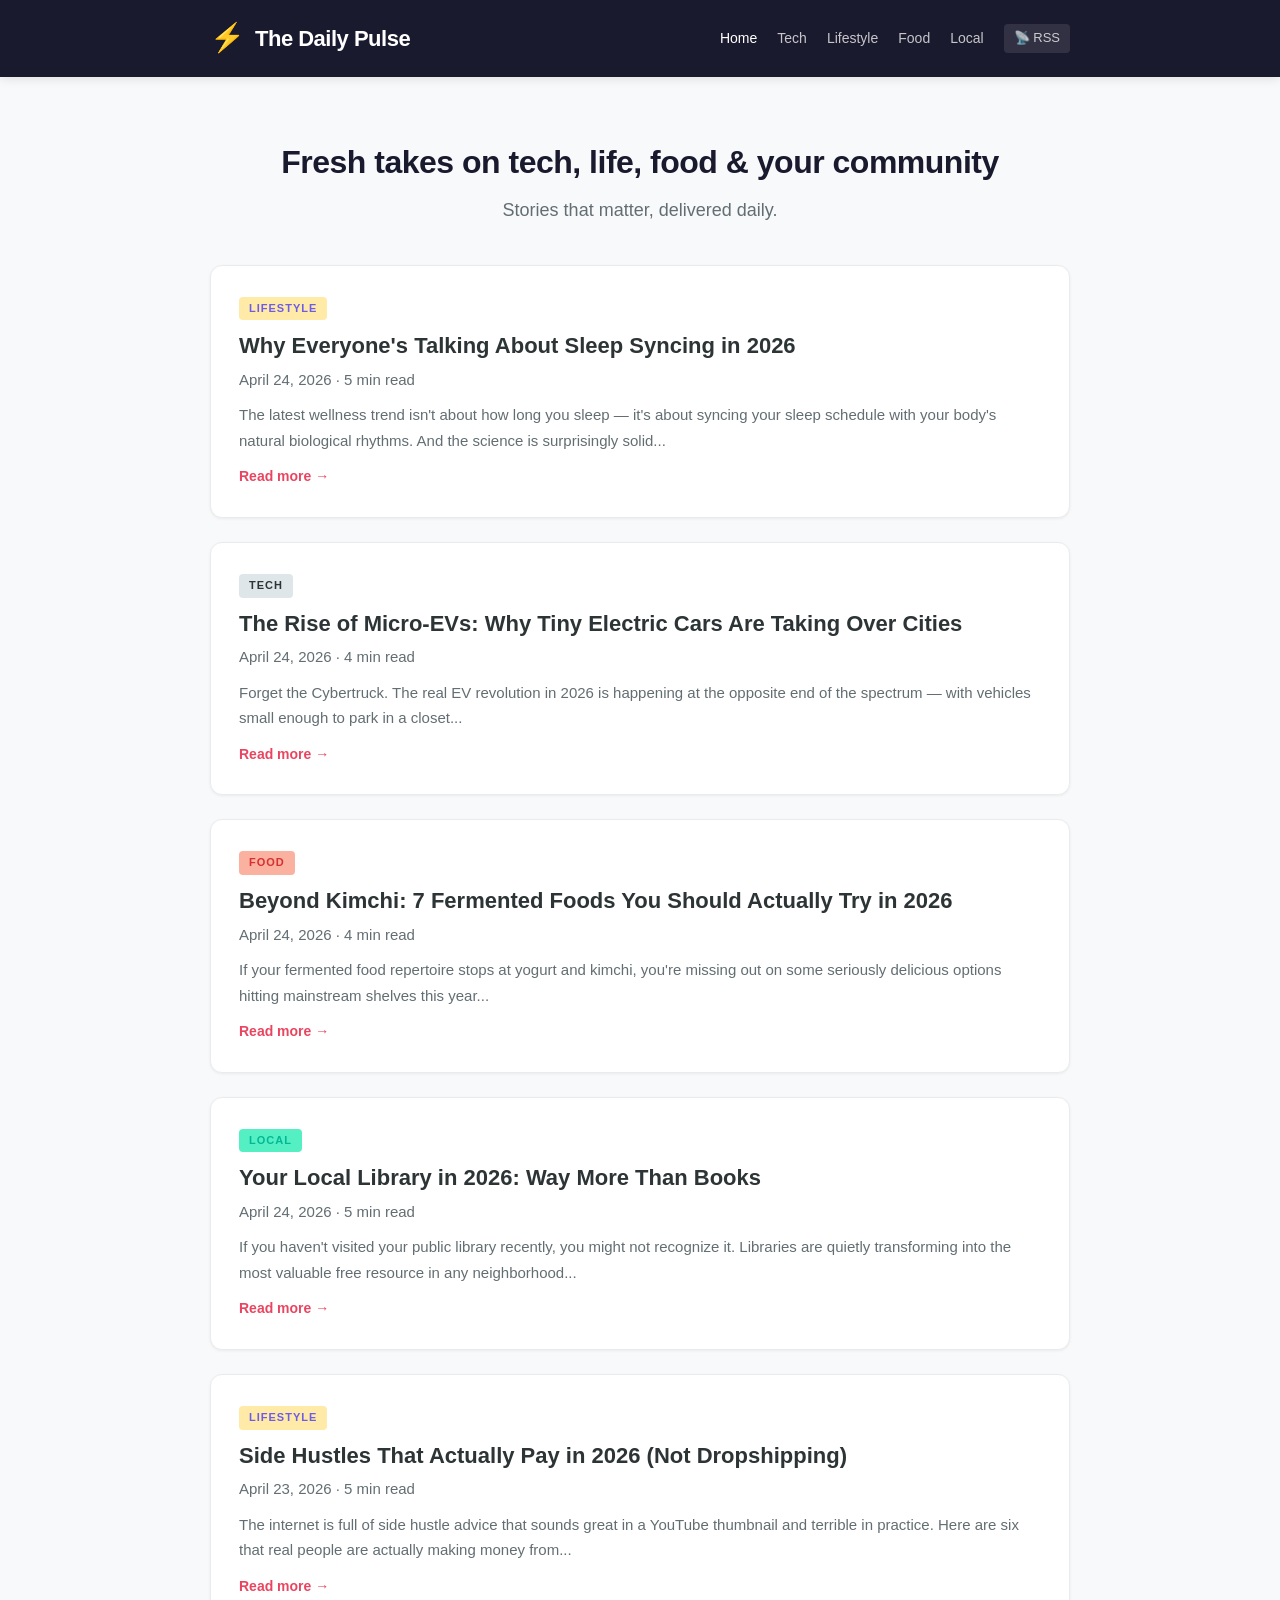
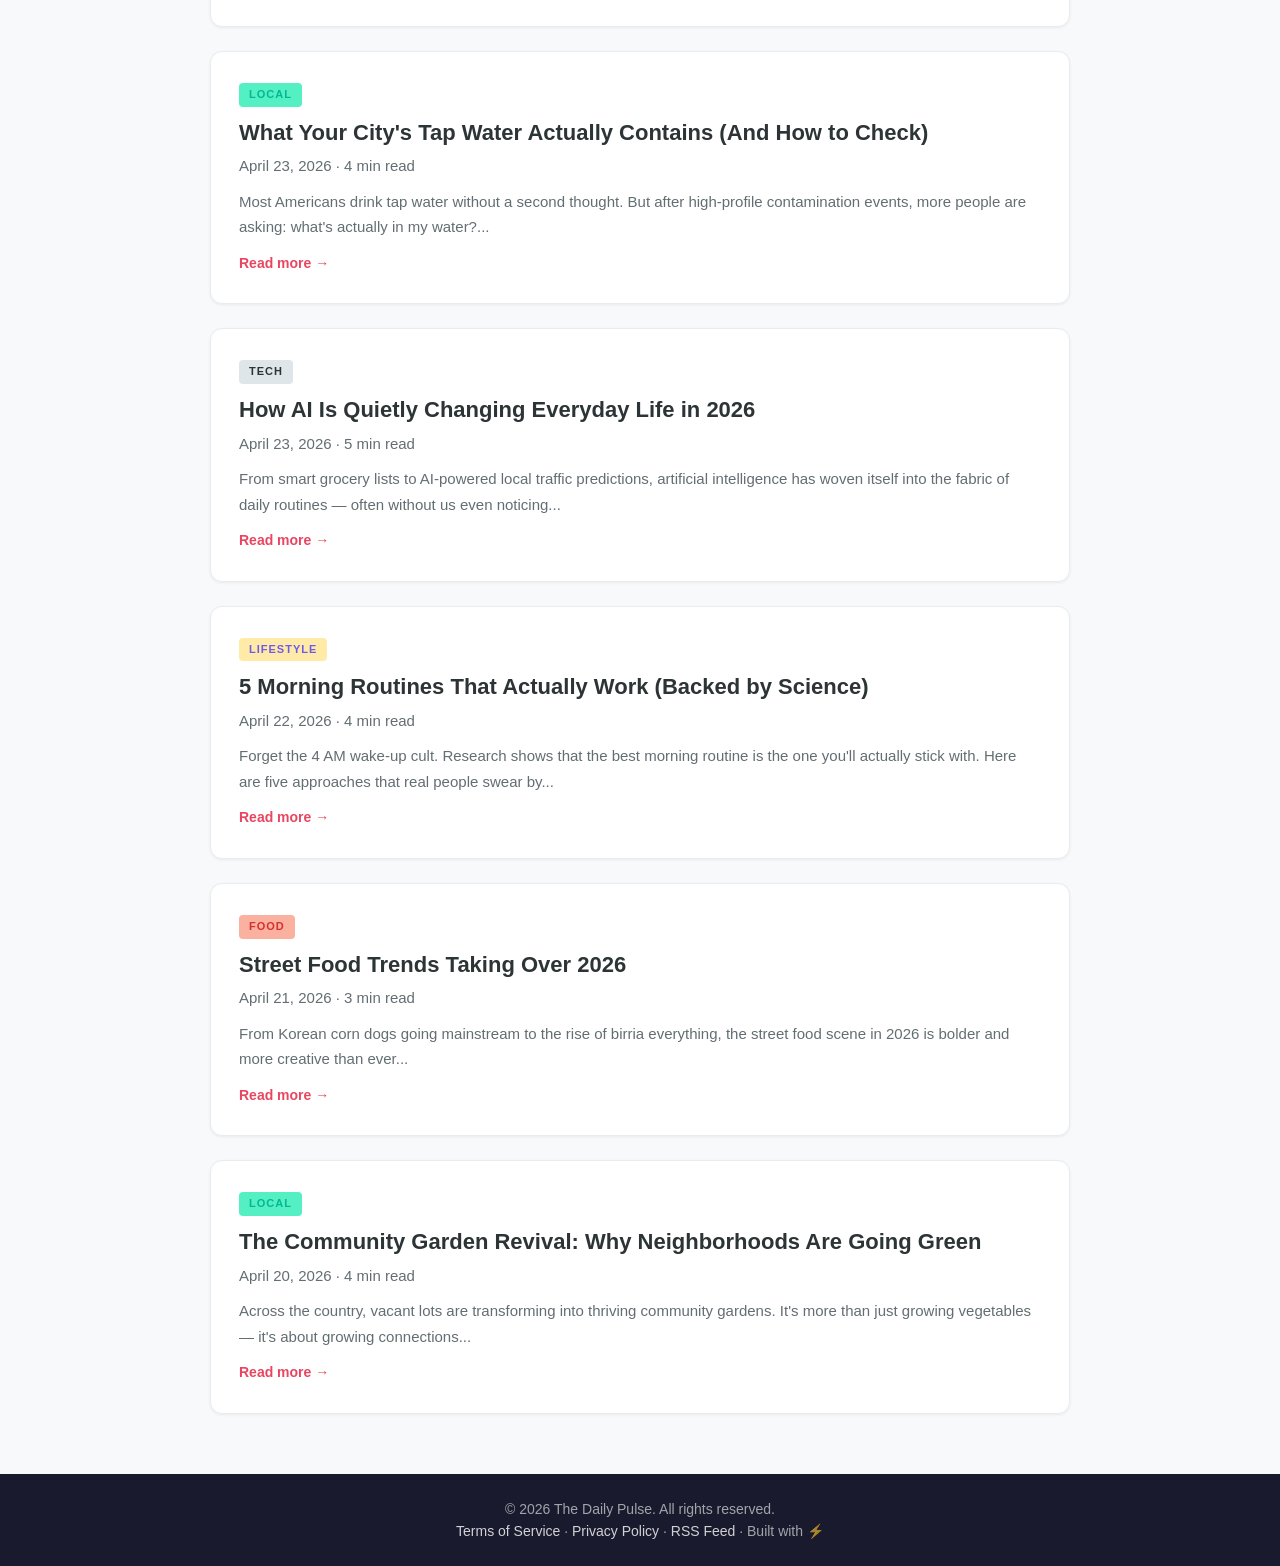
<file: index.html>
<!DOCTYPE html>
<html lang="en">
<head>
  <meta charset="UTF-8">
  <meta name="viewport" content="width=device-width, initial-scale=1.0">
  <meta name="google-site-verification" content="Sdu86UFqLFzgeZ39MzwWbea5B_10nSvhvy4UjXrIc6s" />
  <title>The Daily Pulse — News, Tech, Lifestyle & More</title>
  <meta name="description" content="The Daily Pulse covers the latest in tech, lifestyle, food, local news, and culture. Fresh perspectives on the stories that matter.">
  <link rel="alternate" type="application/rss+xml" title="The Daily Pulse RSS Feed" href="/feed.xml">
  <link rel="stylesheet" href="style.css">
  <link rel="icon" href="data:image/svg+xml,<svg xmlns='http://www.w3.org/2000/svg' viewBox='0 0 100 100'><text y='.9em' font-size='90'>⚡</text></svg>">
  <script async type="application/javascript"
        src="https://news.google.com/swg/js/v1/swg-basic.js"></script>
  <script>
    (self.SWG_BASIC = self.SWG_BASIC || []).push( basicSubscriptions => {
      basicSubscriptions.init({
        type: "NewsArticle",
        isPartOfType: ["Product"],
        isPartOfProductId: "CAow6IHgCw:openaccess",
        clientOptions: { theme: "light", lang: "en" },
      });
    });
  </script>
</head>
<body>
  <header>
    <div class="container">
      <div class="logo">
        <span class="logo-icon">⚡</span>
        <h1>The Daily Pulse</h1>
      </div>
      <nav>
        <a href="/" class="active">Home</a>
        <a href="#tech">Tech</a>
        <a href="#lifestyle">Lifestyle</a>
        <a href="#food">Food</a>
        <a href="#local">Local</a>
        <a href="/feed.xml" class="rss-link" title="RSS Feed">📡 RSS</a>
      </nav>
    </div>
  </header>

  <main class="container">
    <section class="hero">
      <h2>Fresh takes on tech, life, food & your community</h2>
      <p>Stories that matter, delivered daily.</p>
    </section>

    <section class="posts" id="posts">
      <article class="post-card">
        <span class="category lifestyle">Lifestyle</span>
        <h3><a href="posts/sleep-syncing-trend.html">Why Everyone's Talking About Sleep Syncing in 2026</a></h3>
        <p class="meta">April 24, 2026 · 5 min read</p>
        <p>The latest wellness trend isn't about how long you sleep — it's about syncing your sleep schedule with your body's natural biological rhythms. And the science is surprisingly solid...</p>
        <a href="posts/sleep-syncing-trend.html" class="read-more">Read more →</a>
      </article>

      <article class="post-card">
        <span class="category tech">Tech</span>
        <h3><a href="posts/micro-evs-taking-over.html">The Rise of Micro-EVs: Why Tiny Electric Cars Are Taking Over Cities</a></h3>
        <p class="meta">April 24, 2026 · 4 min read</p>
        <p>Forget the Cybertruck. The real EV revolution in 2026 is happening at the opposite end of the spectrum — with vehicles small enough to park in a closet...</p>
        <a href="posts/micro-evs-taking-over.html" class="read-more">Read more →</a>
      </article>

      <article class="post-card">
        <span class="category food">Food</span>
        <h3><a href="posts/fermented-foods-2026.html">Beyond Kimchi: 7 Fermented Foods You Should Actually Try in 2026</a></h3>
        <p class="meta">April 24, 2026 · 4 min read</p>
        <p>If your fermented food repertoire stops at yogurt and kimchi, you're missing out on some seriously delicious options hitting mainstream shelves this year...</p>
        <a href="posts/fermented-foods-2026.html" class="read-more">Read more →</a>
      </article>

      <article class="post-card">
        <span class="category local">Local</span>
        <h3><a href="posts/libraries-reinventing-2026.html">Your Local Library in 2026: Way More Than Books</a></h3>
        <p class="meta">April 24, 2026 · 5 min read</p>
        <p>If you haven't visited your public library recently, you might not recognize it. Libraries are quietly transforming into the most valuable free resource in any neighborhood...</p>
        <a href="posts/libraries-reinventing-2026.html" class="read-more">Read more →</a>
      </article>

      <article class="post-card">
        <span class="category lifestyle">Lifestyle</span>
        <h3><a href="posts/side-hustles-2026.html">Side Hustles That Actually Pay in 2026 (Not Dropshipping)</a></h3>
        <p class="meta">April 23, 2026 · 5 min read</p>
        <p>The internet is full of side hustle advice that sounds great in a YouTube thumbnail and terrible in practice. Here are six that real people are actually making money from...</p>
        <a href="posts/side-hustles-2026.html" class="read-more">Read more →</a>
      </article>

      <article class="post-card">
        <span class="category local">Local</span>
        <h3><a href="posts/tap-water-quality-check.html">What Your City's Tap Water Actually Contains (And How to Check)</a></h3>
        <p class="meta">April 23, 2026 · 4 min read</p>
        <p>Most Americans drink tap water without a second thought. But after high-profile contamination events, more people are asking: what's actually in my water?...</p>
        <a href="posts/tap-water-quality-check.html" class="read-more">Read more →</a>
      </article>

      <article class="post-card" id="tech">
        <span class="category tech">Tech</span>
        <h3><a href="posts/ai-changing-everyday-life.html">How AI Is Quietly Changing Everyday Life in 2026</a></h3>
        <p class="meta">April 23, 2026 · 5 min read</p>
        <p>From smart grocery lists to AI-powered local traffic predictions, artificial intelligence has woven itself into the fabric of daily routines — often without us even noticing...</p>
        <a href="posts/ai-changing-everyday-life.html" class="read-more">Read more →</a>
      </article>

      <article class="post-card" id="lifestyle">
        <span class="category lifestyle">Lifestyle</span>
        <h3><a href="posts/morning-routines-that-work.html">5 Morning Routines That Actually Work (Backed by Science)</a></h3>
        <p class="meta">April 22, 2026 · 4 min read</p>
        <p>Forget the 4 AM wake-up cult. Research shows that the best morning routine is the one you'll actually stick with. Here are five approaches that real people swear by...</p>
        <a href="posts/morning-routines-that-work.html" class="read-more">Read more →</a>
      </article>

      <article class="post-card" id="food">
        <span class="category food">Food</span>
        <h3><a href="posts/street-food-trends-2026.html">Street Food Trends Taking Over 2026</a></h3>
        <p class="meta">April 21, 2026 · 3 min read</p>
        <p>From Korean corn dogs going mainstream to the rise of birria everything, the street food scene in 2026 is bolder and more creative than ever...</p>
        <a href="posts/street-food-trends-2026.html" class="read-more">Read more →</a>
      </article>

      <article class="post-card" id="local">
        <span class="category local">Local</span>
        <h3><a href="posts/community-gardens-revival.html">The Community Garden Revival: Why Neighborhoods Are Going Green</a></h3>
        <p class="meta">April 20, 2026 · 4 min read</p>
        <p>Across the country, vacant lots are transforming into thriving community gardens. It's more than just growing vegetables — it's about growing connections...</p>
        <a href="posts/community-gardens-revival.html" class="read-more">Read more →</a>
      </article>
    </section>
  </main>

  <footer>
    <div class="container">
      <p>&copy; 2026 The Daily Pulse. All rights reserved.</p>
      <p><a href="terms.html">Terms of Service</a> · <a href="privacy.html">Privacy Policy</a> · <a href="/feed.xml">RSS Feed</a> · Built with ⚡</p>
    </div>
  </footer>
</body>
</html>
</file>
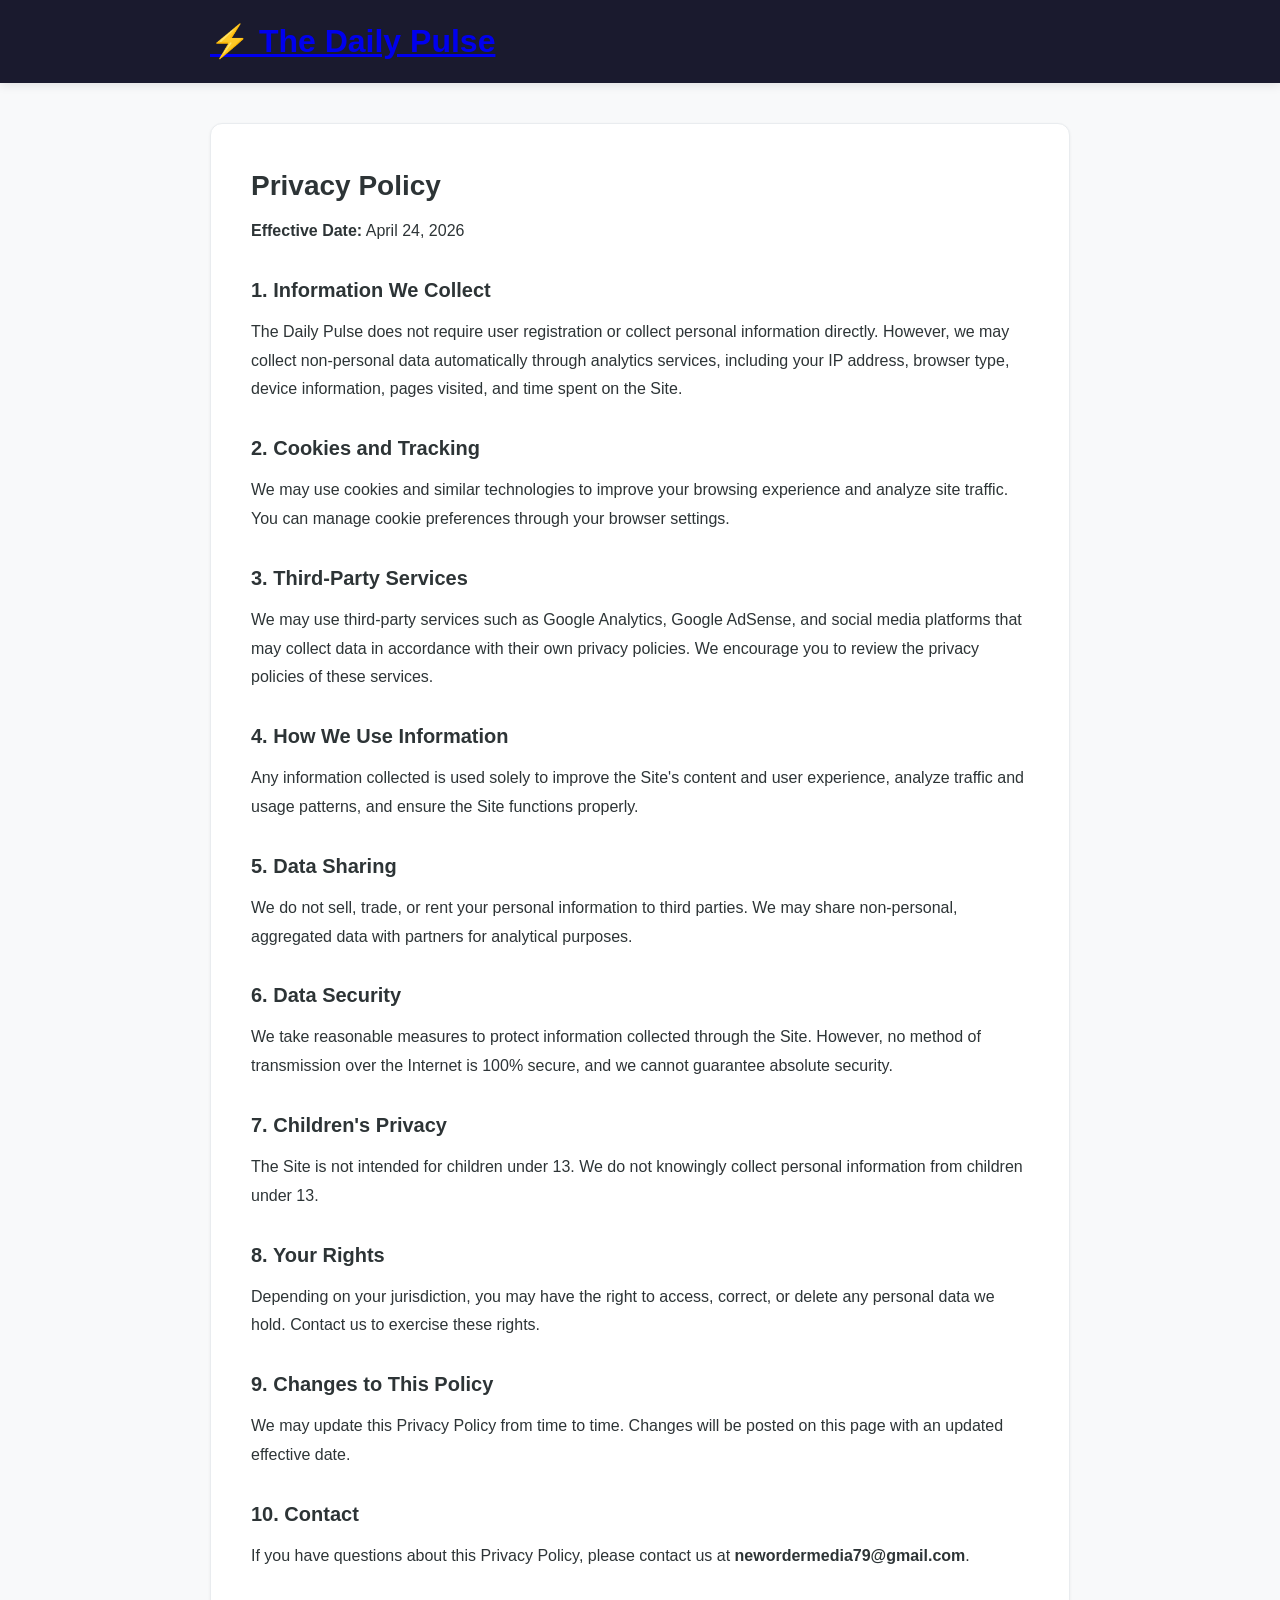
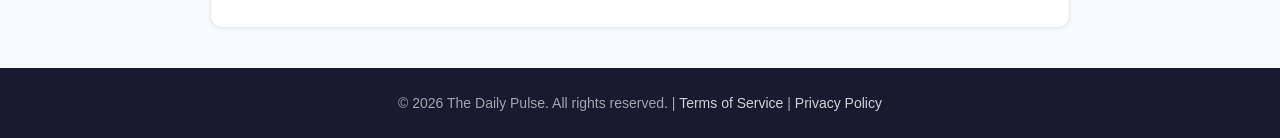
<file: privacy.html>
<!DOCTYPE html>
<html lang="en">
<head>
  <meta charset="UTF-8">
  <meta name="viewport" content="width=device-width, initial-scale=1.0">
  <title>Privacy Policy — The Daily Pulse</title>
  <link rel="stylesheet" href="style.css">
</head>
<body>
  <header>
    <div class="container">
      <h1><a href="index.html">⚡ The Daily Pulse</a></h1>
    </div>
  </header>
  <main class="container">
    <article class="post-content">
      <h2>Privacy Policy</h2>
      <p><strong>Effective Date:</strong> April 24, 2026</p>

      <h3>1. Information We Collect</h3>
      <p>The Daily Pulse does not require user registration or collect personal information directly. However, we may collect non-personal data automatically through analytics services, including your IP address, browser type, device information, pages visited, and time spent on the Site.</p>

      <h3>2. Cookies and Tracking</h3>
      <p>We may use cookies and similar technologies to improve your browsing experience and analyze site traffic. You can manage cookie preferences through your browser settings.</p>

      <h3>3. Third-Party Services</h3>
      <p>We may use third-party services such as Google Analytics, Google AdSense, and social media platforms that may collect data in accordance with their own privacy policies. We encourage you to review the privacy policies of these services.</p>

      <h3>4. How We Use Information</h3>
      <p>Any information collected is used solely to improve the Site's content and user experience, analyze traffic and usage patterns, and ensure the Site functions properly.</p>

      <h3>5. Data Sharing</h3>
      <p>We do not sell, trade, or rent your personal information to third parties. We may share non-personal, aggregated data with partners for analytical purposes.</p>

      <h3>6. Data Security</h3>
      <p>We take reasonable measures to protect information collected through the Site. However, no method of transmission over the Internet is 100% secure, and we cannot guarantee absolute security.</p>

      <h3>7. Children's Privacy</h3>
      <p>The Site is not intended for children under 13. We do not knowingly collect personal information from children under 13.</p>

      <h3>8. Your Rights</h3>
      <p>Depending on your jurisdiction, you may have the right to access, correct, or delete any personal data we hold. Contact us to exercise these rights.</p>

      <h3>9. Changes to This Policy</h3>
      <p>We may update this Privacy Policy from time to time. Changes will be posted on this page with an updated effective date.</p>

      <h3>10. Contact</h3>
      <p>If you have questions about this Privacy Policy, please contact us at <strong>newordermedia79@gmail.com</strong>.</p>
    </article>
  </main>
  <footer>
    <div class="container">
      <p>&copy; 2026 The Daily Pulse. All rights reserved. | <a href="terms.html">Terms of Service</a> | <a href="privacy.html">Privacy Policy</a></p>
    </div>
  </footer>
</body>
</html>
</file>
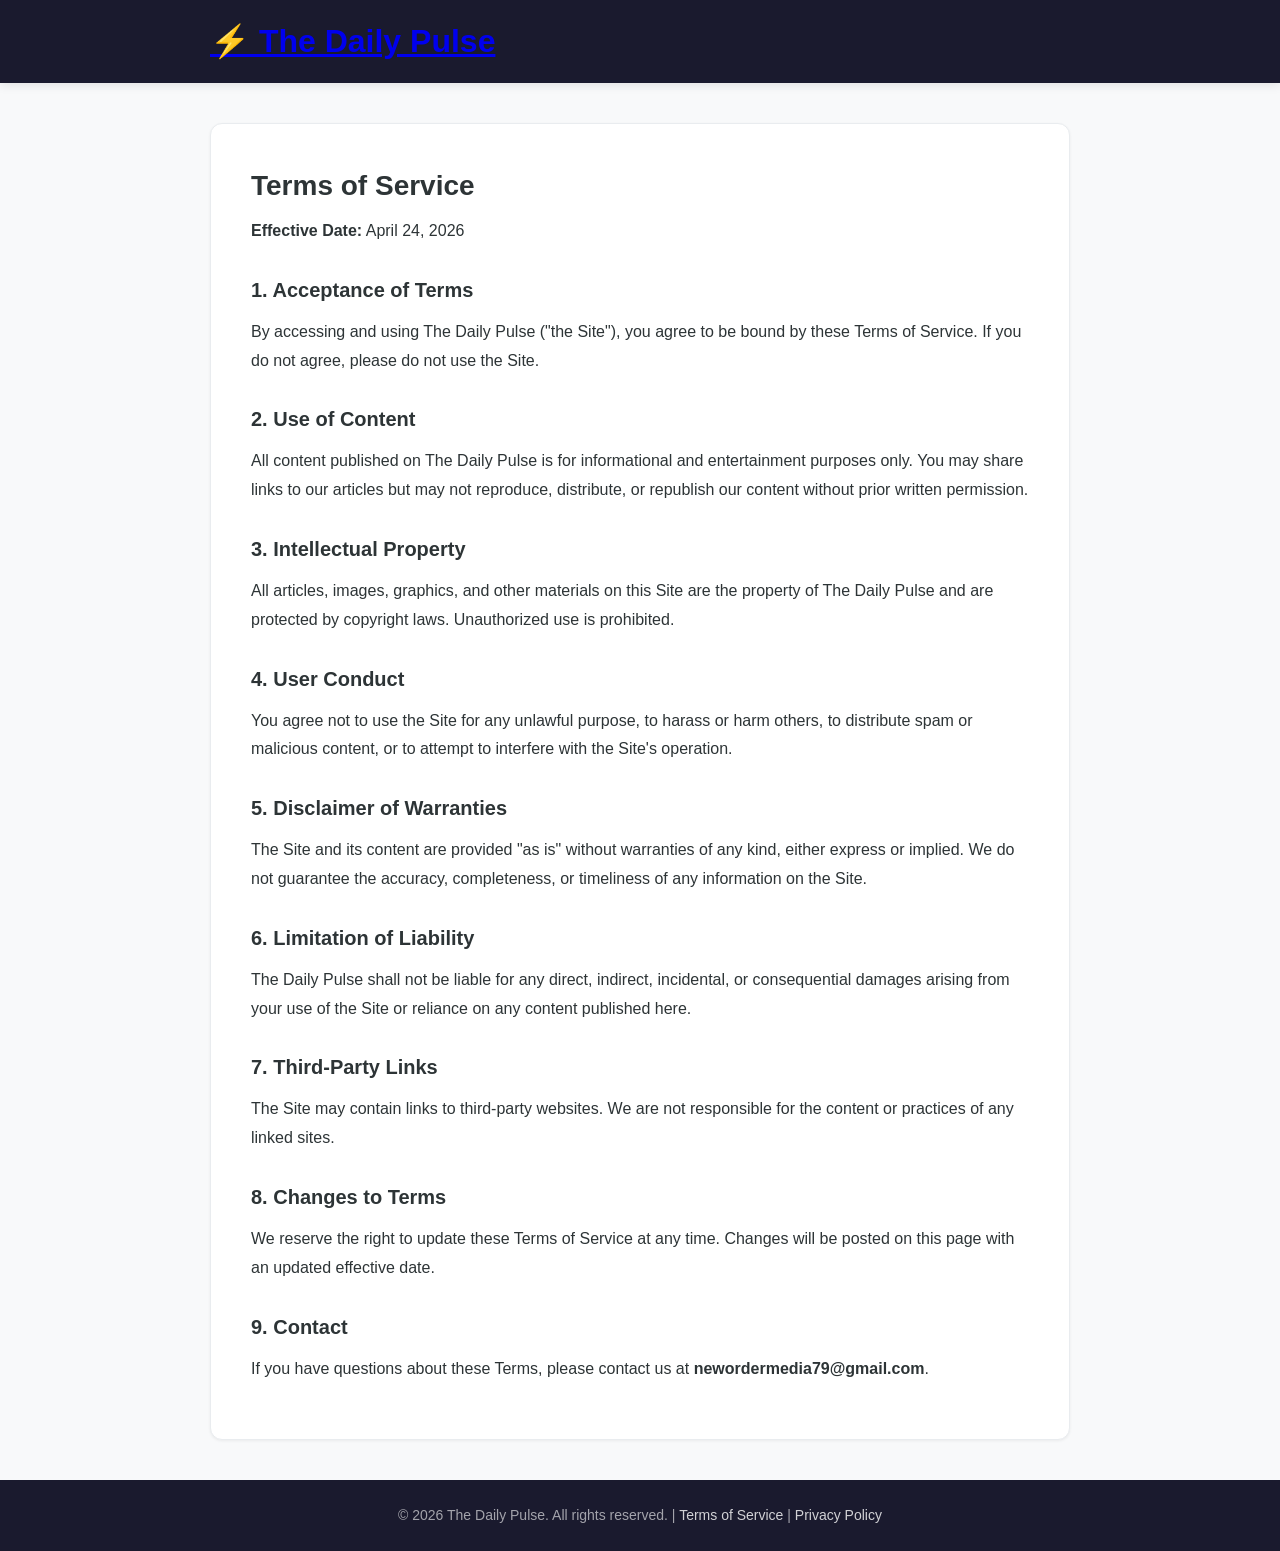
<file: terms.html>
<!DOCTYPE html>
<html lang="en">
<head>
  <meta charset="UTF-8">
  <meta name="viewport" content="width=device-width, initial-scale=1.0">
  <title>Terms of Service — The Daily Pulse</title>
  <link rel="stylesheet" href="style.css">
</head>
<body>
  <header>
    <div class="container">
      <h1><a href="index.html">⚡ The Daily Pulse</a></h1>
    </div>
  </header>
  <main class="container">
    <article class="post-content">
      <h2>Terms of Service</h2>
      <p><strong>Effective Date:</strong> April 24, 2026</p>

      <h3>1. Acceptance of Terms</h3>
      <p>By accessing and using The Daily Pulse ("the Site"), you agree to be bound by these Terms of Service. If you do not agree, please do not use the Site.</p>

      <h3>2. Use of Content</h3>
      <p>All content published on The Daily Pulse is for informational and entertainment purposes only. You may share links to our articles but may not reproduce, distribute, or republish our content without prior written permission.</p>

      <h3>3. Intellectual Property</h3>
      <p>All articles, images, graphics, and other materials on this Site are the property of The Daily Pulse and are protected by copyright laws. Unauthorized use is prohibited.</p>

      <h3>4. User Conduct</h3>
      <p>You agree not to use the Site for any unlawful purpose, to harass or harm others, to distribute spam or malicious content, or to attempt to interfere with the Site's operation.</p>

      <h3>5. Disclaimer of Warranties</h3>
      <p>The Site and its content are provided "as is" without warranties of any kind, either express or implied. We do not guarantee the accuracy, completeness, or timeliness of any information on the Site.</p>

      <h3>6. Limitation of Liability</h3>
      <p>The Daily Pulse shall not be liable for any direct, indirect, incidental, or consequential damages arising from your use of the Site or reliance on any content published here.</p>

      <h3>7. Third-Party Links</h3>
      <p>The Site may contain links to third-party websites. We are not responsible for the content or practices of any linked sites.</p>

      <h3>8. Changes to Terms</h3>
      <p>We reserve the right to update these Terms of Service at any time. Changes will be posted on this page with an updated effective date.</p>

      <h3>9. Contact</h3>
      <p>If you have questions about these Terms, please contact us at <strong>newordermedia79@gmail.com</strong>.</p>
    </article>
  </main>
  <footer>
    <div class="container">
      <p>&copy; 2026 The Daily Pulse. All rights reserved. | <a href="terms.html">Terms of Service</a> | <a href="privacy.html">Privacy Policy</a></p>
    </div>
  </footer>
</body>
</html>
</file>
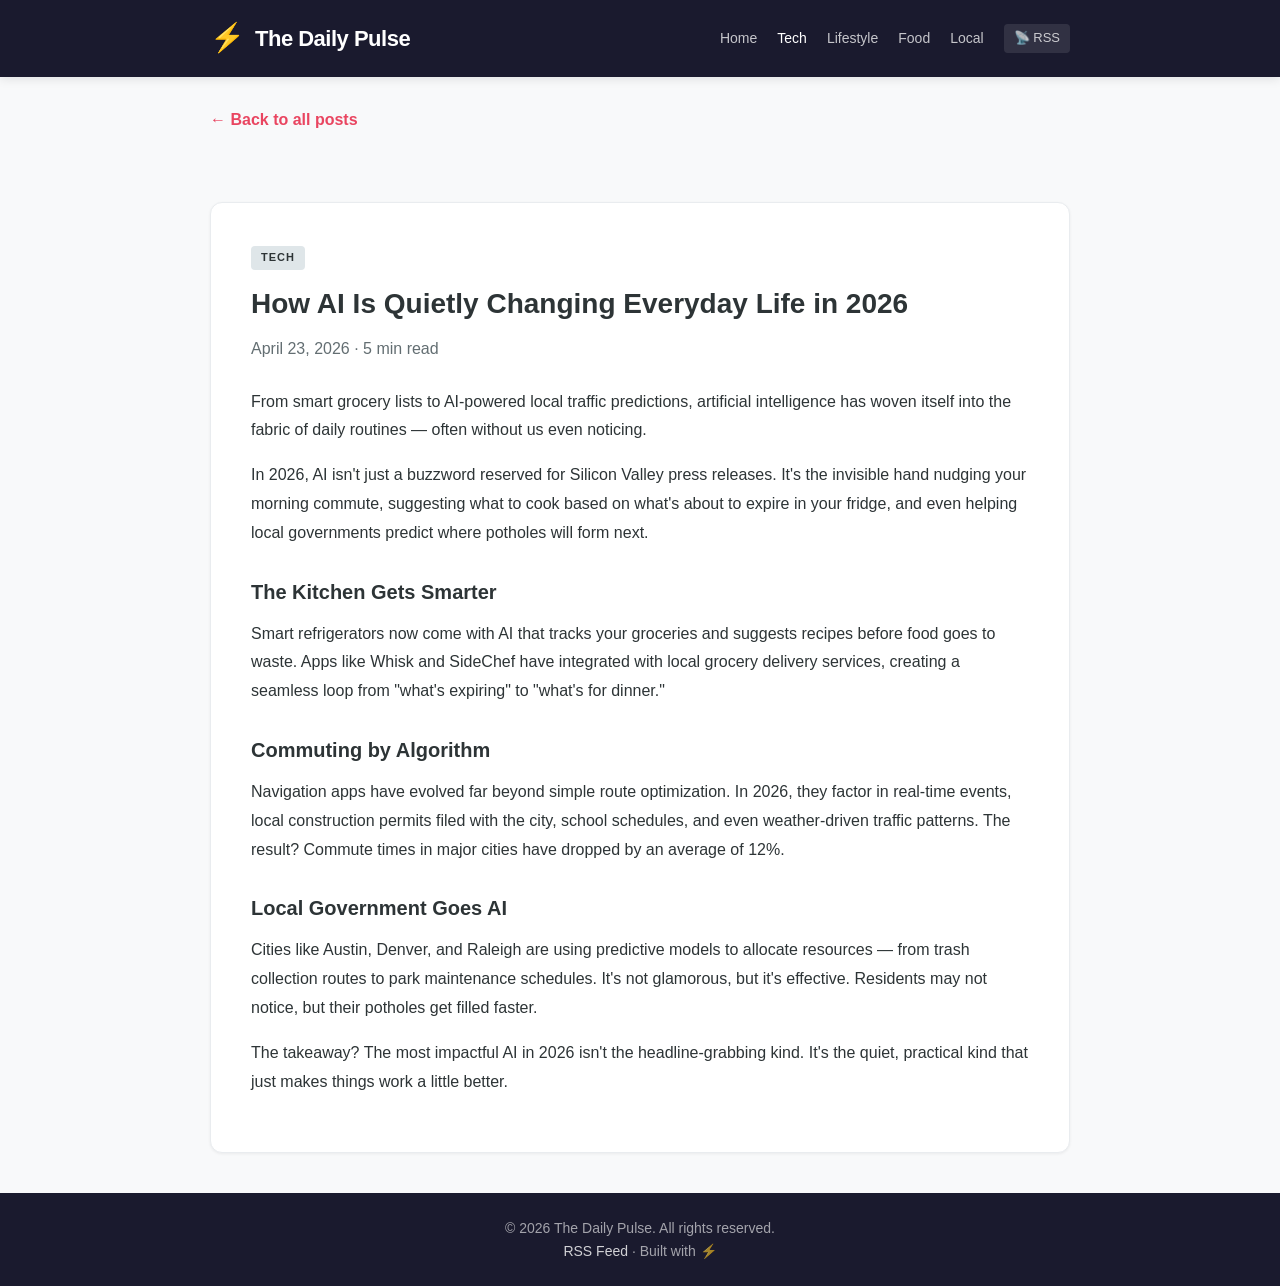
<file: posts/ai-changing-everyday-life.html>
<!DOCTYPE html>
<html lang="en">
<head>
  <meta charset="UTF-8">
  <meta name="viewport" content="width=device-width, initial-scale=1.0">
  <title>How AI Is Quietly Changing Everyday Life in 2026 — The Daily Pulse</title>
  <meta name="description" content="From smart grocery lists to AI-powered local traffic predictions, AI has woven itself into daily routines.">
  <link rel="alternate" type="application/rss+xml" title="The Daily Pulse RSS Feed" href="/feed.xml">
  <link rel="stylesheet" href="../style.css">
</head>
<body>
  <header>
    <div class="container">
      <div class="logo"><span class="logo-icon">⚡</span><h1>The Daily Pulse</h1></div>
      <nav>
        <a href="/">Home</a>
        <a href="/#tech" class="active">Tech</a>
        <a href="/#lifestyle">Lifestyle</a>
        <a href="/#food">Food</a>
        <a href="/#local">Local</a>
        <a href="/feed.xml" class="rss-link">📡 RSS</a>
      </nav>
    </div>
  </header>
  <main class="container">
    <a href="/" class="back-link">← Back to all posts</a>
    <article class="post-content">
      <span class="category tech">Tech</span>
      <h2>How AI Is Quietly Changing Everyday Life in 2026</h2>
      <p class="meta">April 23, 2026 · 5 min read</p>
      <p>From smart grocery lists to AI-powered local traffic predictions, artificial intelligence has woven itself into the fabric of daily routines — often without us even noticing.</p>
      <p>In 2026, AI isn't just a buzzword reserved for Silicon Valley press releases. It's the invisible hand nudging your morning commute, suggesting what to cook based on what's about to expire in your fridge, and even helping local governments predict where potholes will form next.</p>
      <h3>The Kitchen Gets Smarter</h3>
      <p>Smart refrigerators now come with AI that tracks your groceries and suggests recipes before food goes to waste. Apps like Whisk and SideChef have integrated with local grocery delivery services, creating a seamless loop from "what's expiring" to "what's for dinner."</p>
      <h3>Commuting by Algorithm</h3>
      <p>Navigation apps have evolved far beyond simple route optimization. In 2026, they factor in real-time events, local construction permits filed with the city, school schedules, and even weather-driven traffic patterns. The result? Commute times in major cities have dropped by an average of 12%.</p>
      <h3>Local Government Goes AI</h3>
      <p>Cities like Austin, Denver, and Raleigh are using predictive models to allocate resources — from trash collection routes to park maintenance schedules. It's not glamorous, but it's effective. Residents may not notice, but their potholes get filled faster.</p>
      <p>The takeaway? The most impactful AI in 2026 isn't the headline-grabbing kind. It's the quiet, practical kind that just makes things work a little better.</p>
    </article>
  </main>
  <footer><div class="container"><p>&copy; 2026 The Daily Pulse. All rights reserved.</p><p><a href="/feed.xml">RSS Feed</a> · Built with ⚡</p></div></footer>
</body>
</html>
</file>
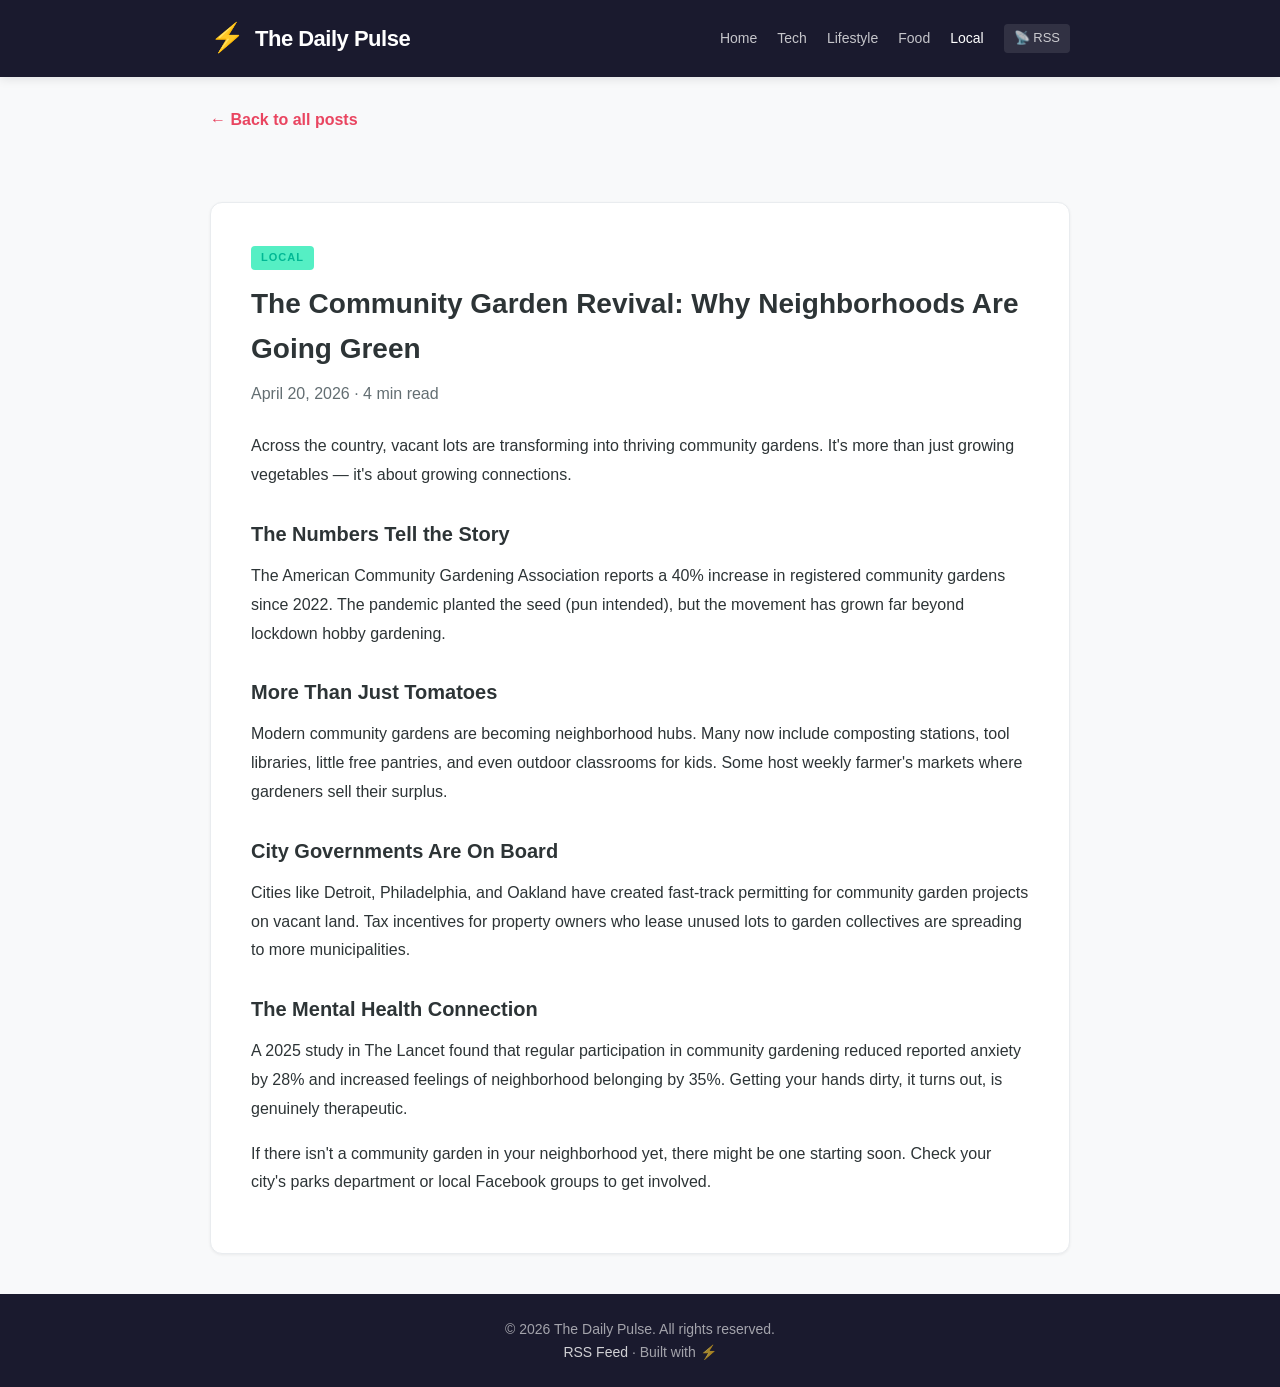
<file: posts/community-gardens-revival.html>
<!DOCTYPE html>
<html lang="en">
<head>
  <meta charset="UTF-8">
  <meta name="viewport" content="width=device-width, initial-scale=1.0">
  <title>The Community Garden Revival — The Daily Pulse</title>
  <meta name="description" content="Vacant lots are transforming into thriving community gardens. It's about growing connections, not just vegetables.">
  <link rel="alternate" type="application/rss+xml" title="The Daily Pulse RSS Feed" href="/feed.xml">
  <link rel="stylesheet" href="../style.css">
</head>
<body>
  <header>
    <div class="container">
      <div class="logo"><span class="logo-icon">⚡</span><h1>The Daily Pulse</h1></div>
      <nav>
        <a href="/">Home</a>
        <a href="/#tech">Tech</a>
        <a href="/#lifestyle">Lifestyle</a>
        <a href="/#food">Food</a>
        <a href="/#local" class="active">Local</a>
        <a href="/feed.xml" class="rss-link">📡 RSS</a>
      </nav>
    </div>
  </header>
  <main class="container">
    <a href="/" class="back-link">← Back to all posts</a>
    <article class="post-content">
      <span class="category local">Local</span>
      <h2>The Community Garden Revival: Why Neighborhoods Are Going Green</h2>
      <p class="meta">April 20, 2026 · 4 min read</p>
      <p>Across the country, vacant lots are transforming into thriving community gardens. It's more than just growing vegetables — it's about growing connections.</p>
      <h3>The Numbers Tell the Story</h3>
      <p>The American Community Gardening Association reports a 40% increase in registered community gardens since 2022. The pandemic planted the seed (pun intended), but the movement has grown far beyond lockdown hobby gardening.</p>
      <h3>More Than Just Tomatoes</h3>
      <p>Modern community gardens are becoming neighborhood hubs. Many now include composting stations, tool libraries, little free pantries, and even outdoor classrooms for kids. Some host weekly farmer's markets where gardeners sell their surplus.</p>
      <h3>City Governments Are On Board</h3>
      <p>Cities like Detroit, Philadelphia, and Oakland have created fast-track permitting for community garden projects on vacant land. Tax incentives for property owners who lease unused lots to garden collectives are spreading to more municipalities.</p>
      <h3>The Mental Health Connection</h3>
      <p>A 2025 study in The Lancet found that regular participation in community gardening reduced reported anxiety by 28% and increased feelings of neighborhood belonging by 35%. Getting your hands dirty, it turns out, is genuinely therapeutic.</p>
      <p>If there isn't a community garden in your neighborhood yet, there might be one starting soon. Check your city's parks department or local Facebook groups to get involved.</p>
    </article>
  </main>
  <footer><div class="container"><p>&copy; 2026 The Daily Pulse. All rights reserved.</p><p><a href="/feed.xml">RSS Feed</a> · Built with ⚡</p></div></footer>
</body>
</html>
</file>
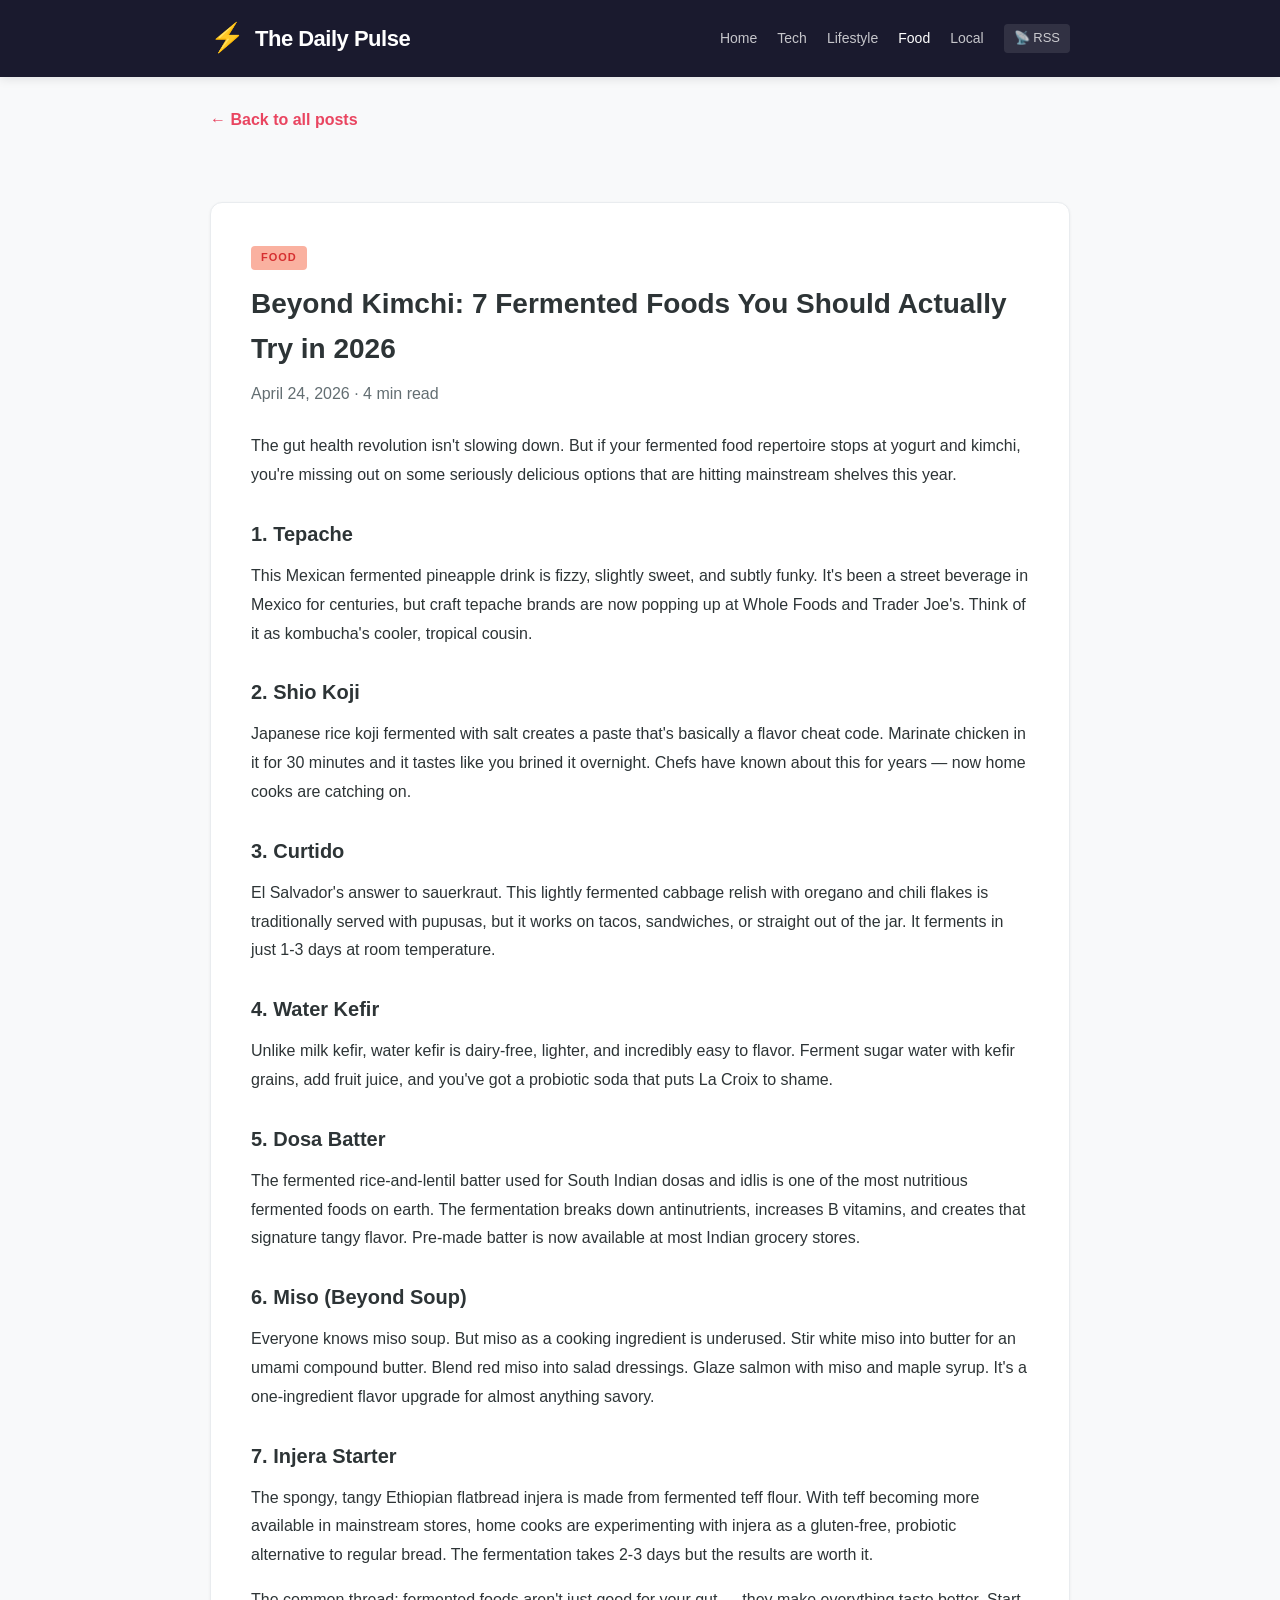
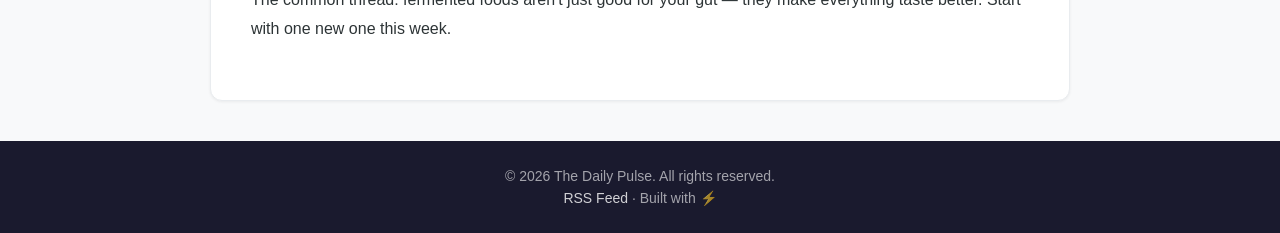
<file: posts/fermented-foods-2026.html>
<!DOCTYPE html>
<html lang="en">
<head>
  <meta charset="UTF-8">
  <meta name="viewport" content="width=device-width, initial-scale=1.0">
  <title>Fermented Foods You Should Actually Try — The Daily Pulse</title>
  <link rel="alternate" type="application/rss+xml" title="The Daily Pulse RSS Feed" href="/feed.xml">
  <link rel="stylesheet" href="../style.css">
</head>
<body>
  <header><div class="container"><div class="logo"><span class="logo-icon">⚡</span><h1>The Daily Pulse</h1></div><nav><a href="/">Home</a><a href="/#tech">Tech</a><a href="/#lifestyle">Lifestyle</a><a href="/#food" class="active">Food</a><a href="/#local">Local</a><a href="/feed.xml" class="rss-link">📡 RSS</a></nav></div></header>
  <main class="container">
    <a href="/" class="back-link">← Back to all posts</a>
    <article class="post-content">
      <span class="category food">Food</span>
      <h2>Beyond Kimchi: 7 Fermented Foods You Should Actually Try in 2026</h2>
      <p class="meta">April 24, 2026 · 4 min read</p>
      <p>The gut health revolution isn't slowing down. But if your fermented food repertoire stops at yogurt and kimchi, you're missing out on some seriously delicious options that are hitting mainstream shelves this year.</p>
      <h3>1. Tepache</h3>
      <p>This Mexican fermented pineapple drink is fizzy, slightly sweet, and subtly funky. It's been a street beverage in Mexico for centuries, but craft tepache brands are now popping up at Whole Foods and Trader Joe's. Think of it as kombucha's cooler, tropical cousin.</p>
      <h3>2. Shio Koji</h3>
      <p>Japanese rice koji fermented with salt creates a paste that's basically a flavor cheat code. Marinate chicken in it for 30 minutes and it tastes like you brined it overnight. Chefs have known about this for years — now home cooks are catching on.</p>
      <h3>3. Curtido</h3>
      <p>El Salvador's answer to sauerkraut. This lightly fermented cabbage relish with oregano and chili flakes is traditionally served with pupusas, but it works on tacos, sandwiches, or straight out of the jar. It ferments in just 1-3 days at room temperature.</p>
      <h3>4. Water Kefir</h3>
      <p>Unlike milk kefir, water kefir is dairy-free, lighter, and incredibly easy to flavor. Ferment sugar water with kefir grains, add fruit juice, and you've got a probiotic soda that puts La Croix to shame.</p>
      <h3>5. Dosa Batter</h3>
      <p>The fermented rice-and-lentil batter used for South Indian dosas and idlis is one of the most nutritious fermented foods on earth. The fermentation breaks down antinutrients, increases B vitamins, and creates that signature tangy flavor. Pre-made batter is now available at most Indian grocery stores.</p>
      <h3>6. Miso (Beyond Soup)</h3>
      <p>Everyone knows miso soup. But miso as a cooking ingredient is underused. Stir white miso into butter for an umami compound butter. Blend red miso into salad dressings. Glaze salmon with miso and maple syrup. It's a one-ingredient flavor upgrade for almost anything savory.</p>
      <h3>7. Injera Starter</h3>
      <p>The spongy, tangy Ethiopian flatbread injera is made from fermented teff flour. With teff becoming more available in mainstream stores, home cooks are experimenting with injera as a gluten-free, probiotic alternative to regular bread. The fermentation takes 2-3 days but the results are worth it.</p>
      <p>The common thread: fermented foods aren't just good for your gut — they make everything taste better. Start with one new one this week.</p>
    </article>
  </main>
  <footer><div class="container"><p>&copy; 2026 The Daily Pulse. All rights reserved.</p><p><a href="/feed.xml">RSS Feed</a> · Built with ⚡</p></div></footer>
</body>
</html>
</file>
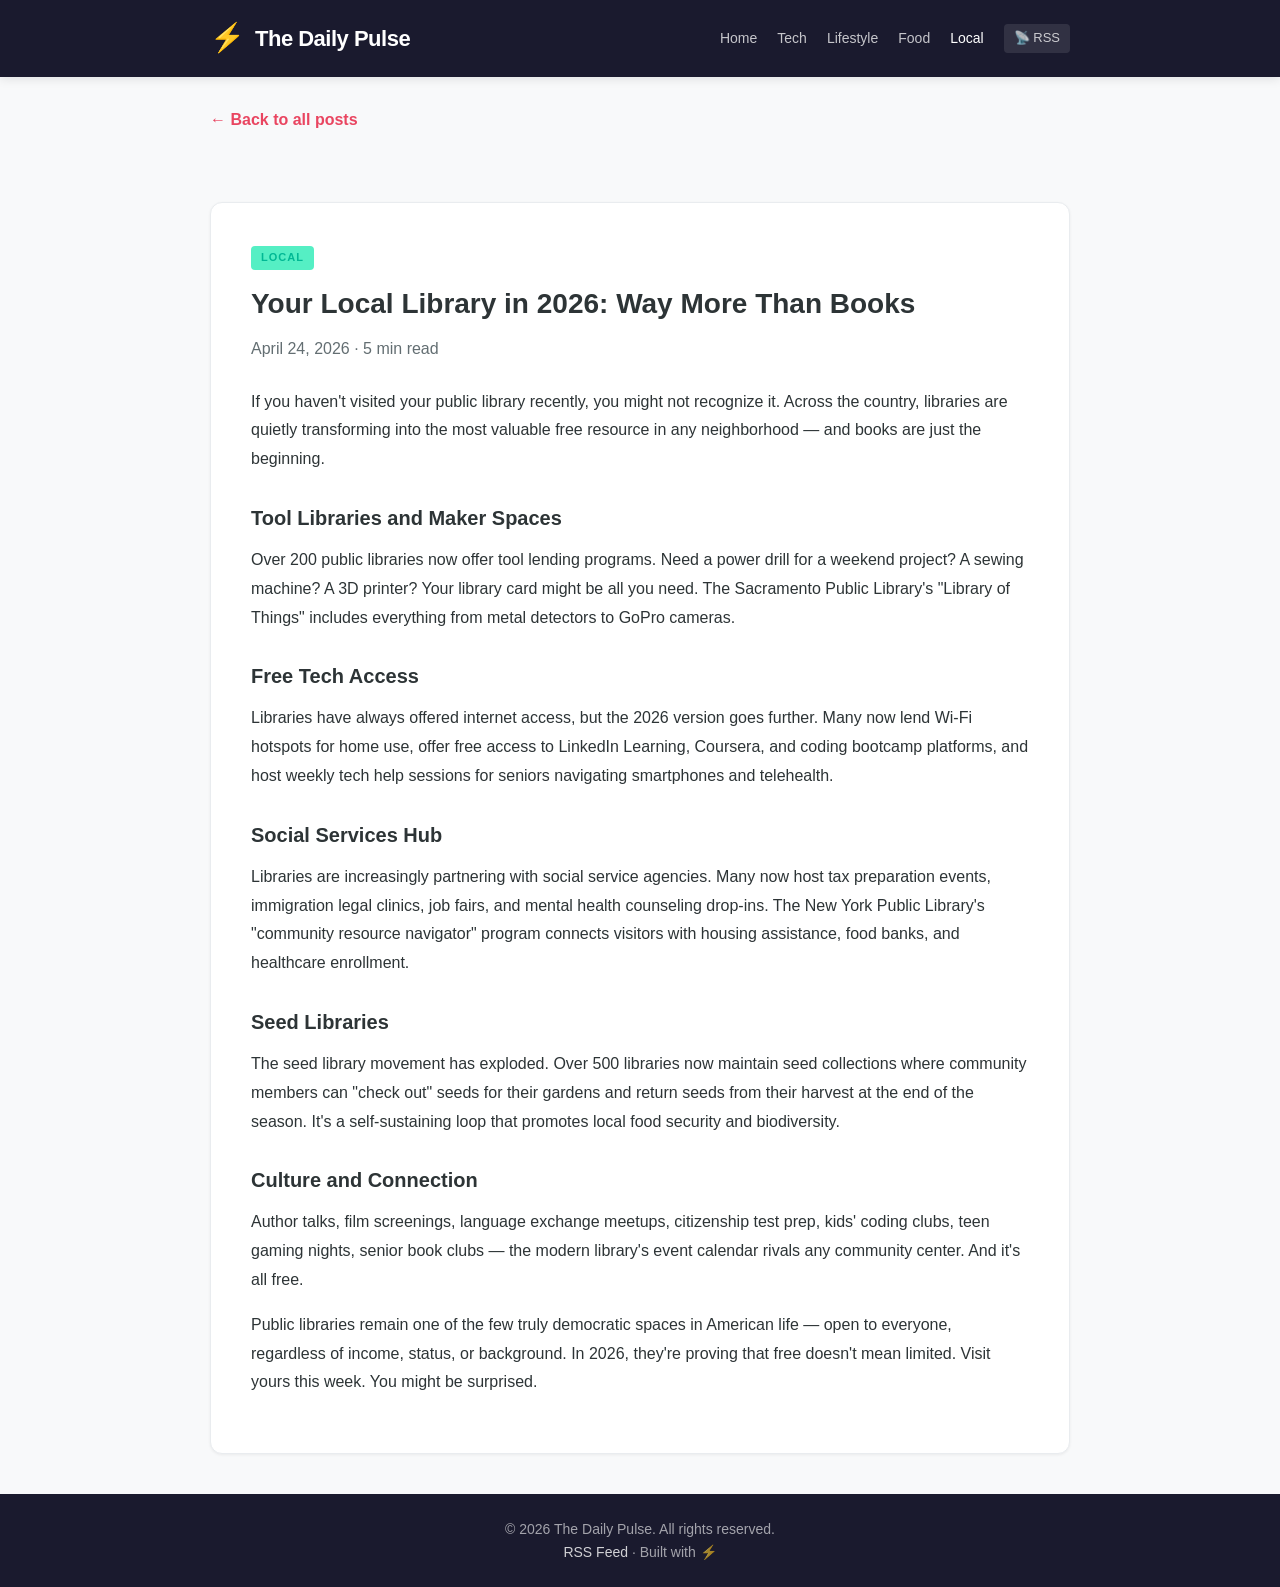
<file: posts/libraries-reinventing-2026.html>
<!DOCTYPE html>
<html lang="en">
<head>
  <meta charset="UTF-8">
  <meta name="viewport" content="width=device-width, initial-scale=1.0">
  <title>Free Public Libraries Are Reinventing Themselves — The Daily Pulse</title>
  <link rel="alternate" type="application/rss+xml" title="The Daily Pulse RSS Feed" href="/feed.xml">
  <link rel="stylesheet" href="../style.css">
</head>
<body>
  <header><div class="container"><div class="logo"><span class="logo-icon">⚡</span><h1>The Daily Pulse</h1></div><nav><a href="/">Home</a><a href="/#tech">Tech</a><a href="/#lifestyle">Lifestyle</a><a href="/#food">Food</a><a href="/#local" class="active">Local</a><a href="/feed.xml" class="rss-link">📡 RSS</a></nav></div></header>
  <main class="container">
    <a href="/" class="back-link">← Back to all posts</a>
    <article class="post-content">
      <span class="category local">Local</span>
      <h2>Your Local Library in 2026: Way More Than Books</h2>
      <p class="meta">April 24, 2026 · 5 min read</p>
      <p>If you haven't visited your public library recently, you might not recognize it. Across the country, libraries are quietly transforming into the most valuable free resource in any neighborhood — and books are just the beginning.</p>
      <h3>Tool Libraries and Maker Spaces</h3>
      <p>Over 200 public libraries now offer tool lending programs. Need a power drill for a weekend project? A sewing machine? A 3D printer? Your library card might be all you need. The Sacramento Public Library's "Library of Things" includes everything from metal detectors to GoPro cameras.</p>
      <h3>Free Tech Access</h3>
      <p>Libraries have always offered internet access, but the 2026 version goes further. Many now lend Wi-Fi hotspots for home use, offer free access to LinkedIn Learning, Coursera, and coding bootcamp platforms, and host weekly tech help sessions for seniors navigating smartphones and telehealth.</p>
      <h3>Social Services Hub</h3>
      <p>Libraries are increasingly partnering with social service agencies. Many now host tax preparation events, immigration legal clinics, job fairs, and mental health counseling drop-ins. The New York Public Library's "community resource navigator" program connects visitors with housing assistance, food banks, and healthcare enrollment.</p>
      <h3>Seed Libraries</h3>
      <p>The seed library movement has exploded. Over 500 libraries now maintain seed collections where community members can "check out" seeds for their gardens and return seeds from their harvest at the end of the season. It's a self-sustaining loop that promotes local food security and biodiversity.</p>
      <h3>Culture and Connection</h3>
      <p>Author talks, film screenings, language exchange meetups, citizenship test prep, kids' coding clubs, teen gaming nights, senior book clubs — the modern library's event calendar rivals any community center. And it's all free.</p>
      <p>Public libraries remain one of the few truly democratic spaces in American life — open to everyone, regardless of income, status, or background. In 2026, they're proving that free doesn't mean limited. Visit yours this week. You might be surprised.</p>
    </article>
  </main>
  <footer><div class="container"><p>&copy; 2026 The Daily Pulse. All rights reserved.</p><p><a href="/feed.xml">RSS Feed</a> · Built with ⚡</p></div></footer>
</body>
</html>
</file>
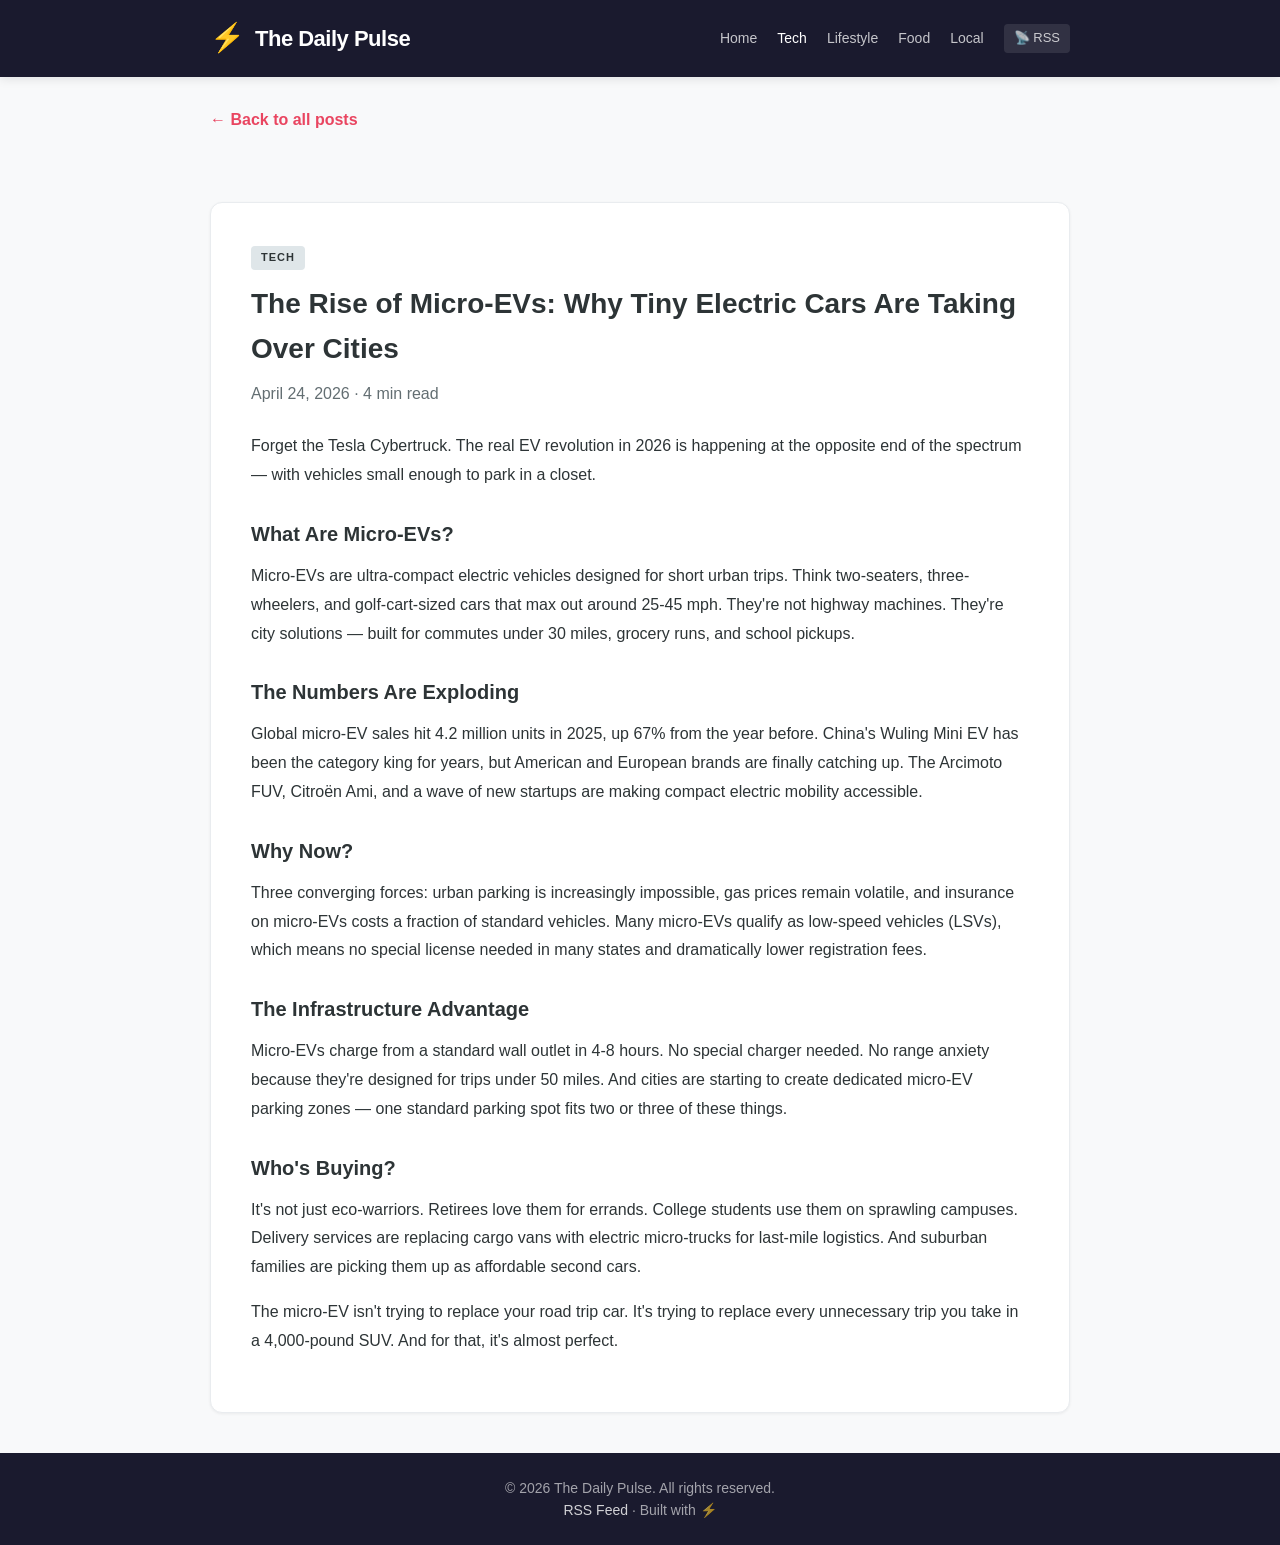
<file: posts/micro-evs-taking-over.html>
<!DOCTYPE html>
<html lang="en">
<head>
  <meta charset="UTF-8">
  <meta name="viewport" content="width=device-width, initial-scale=1.0">
  <title>The Rise of Micro-EVs — The Daily Pulse</title>
  <link rel="alternate" type="application/rss+xml" title="The Daily Pulse RSS Feed" href="/feed.xml">
  <link rel="stylesheet" href="../style.css">
</head>
<body>
  <header><div class="container"><div class="logo"><span class="logo-icon">⚡</span><h1>The Daily Pulse</h1></div><nav><a href="/">Home</a><a href="/#tech" class="active">Tech</a><a href="/#lifestyle">Lifestyle</a><a href="/#food">Food</a><a href="/#local">Local</a><a href="/feed.xml" class="rss-link">📡 RSS</a></nav></div></header>
  <main class="container">
    <a href="/" class="back-link">← Back to all posts</a>
    <article class="post-content">
      <span class="category tech">Tech</span>
      <h2>The Rise of Micro-EVs: Why Tiny Electric Cars Are Taking Over Cities</h2>
      <p class="meta">April 24, 2026 · 4 min read</p>
      <p>Forget the Tesla Cybertruck. The real EV revolution in 2026 is happening at the opposite end of the spectrum — with vehicles small enough to park in a closet.</p>
      <h3>What Are Micro-EVs?</h3>
      <p>Micro-EVs are ultra-compact electric vehicles designed for short urban trips. Think two-seaters, three-wheelers, and golf-cart-sized cars that max out around 25-45 mph. They're not highway machines. They're city solutions — built for commutes under 30 miles, grocery runs, and school pickups.</p>
      <h3>The Numbers Are Exploding</h3>
      <p>Global micro-EV sales hit 4.2 million units in 2025, up 67% from the year before. China's Wuling Mini EV has been the category king for years, but American and European brands are finally catching up. The Arcimoto FUV, Citroën Ami, and a wave of new startups are making compact electric mobility accessible.</p>
      <h3>Why Now?</h3>
      <p>Three converging forces: urban parking is increasingly impossible, gas prices remain volatile, and insurance on micro-EVs costs a fraction of standard vehicles. Many micro-EVs qualify as low-speed vehicles (LSVs), which means no special license needed in many states and dramatically lower registration fees.</p>
      <h3>The Infrastructure Advantage</h3>
      <p>Micro-EVs charge from a standard wall outlet in 4-8 hours. No special charger needed. No range anxiety because they're designed for trips under 50 miles. And cities are starting to create dedicated micro-EV parking zones — one standard parking spot fits two or three of these things.</p>
      <h3>Who's Buying?</h3>
      <p>It's not just eco-warriors. Retirees love them for errands. College students use them on sprawling campuses. Delivery services are replacing cargo vans with electric micro-trucks for last-mile logistics. And suburban families are picking them up as affordable second cars.</p>
      <p>The micro-EV isn't trying to replace your road trip car. It's trying to replace every unnecessary trip you take in a 4,000-pound SUV. And for that, it's almost perfect.</p>
    </article>
  </main>
  <footer><div class="container"><p>&copy; 2026 The Daily Pulse. All rights reserved.</p><p><a href="/feed.xml">RSS Feed</a> · Built with ⚡</p></div></footer>
</body>
</html>
</file>
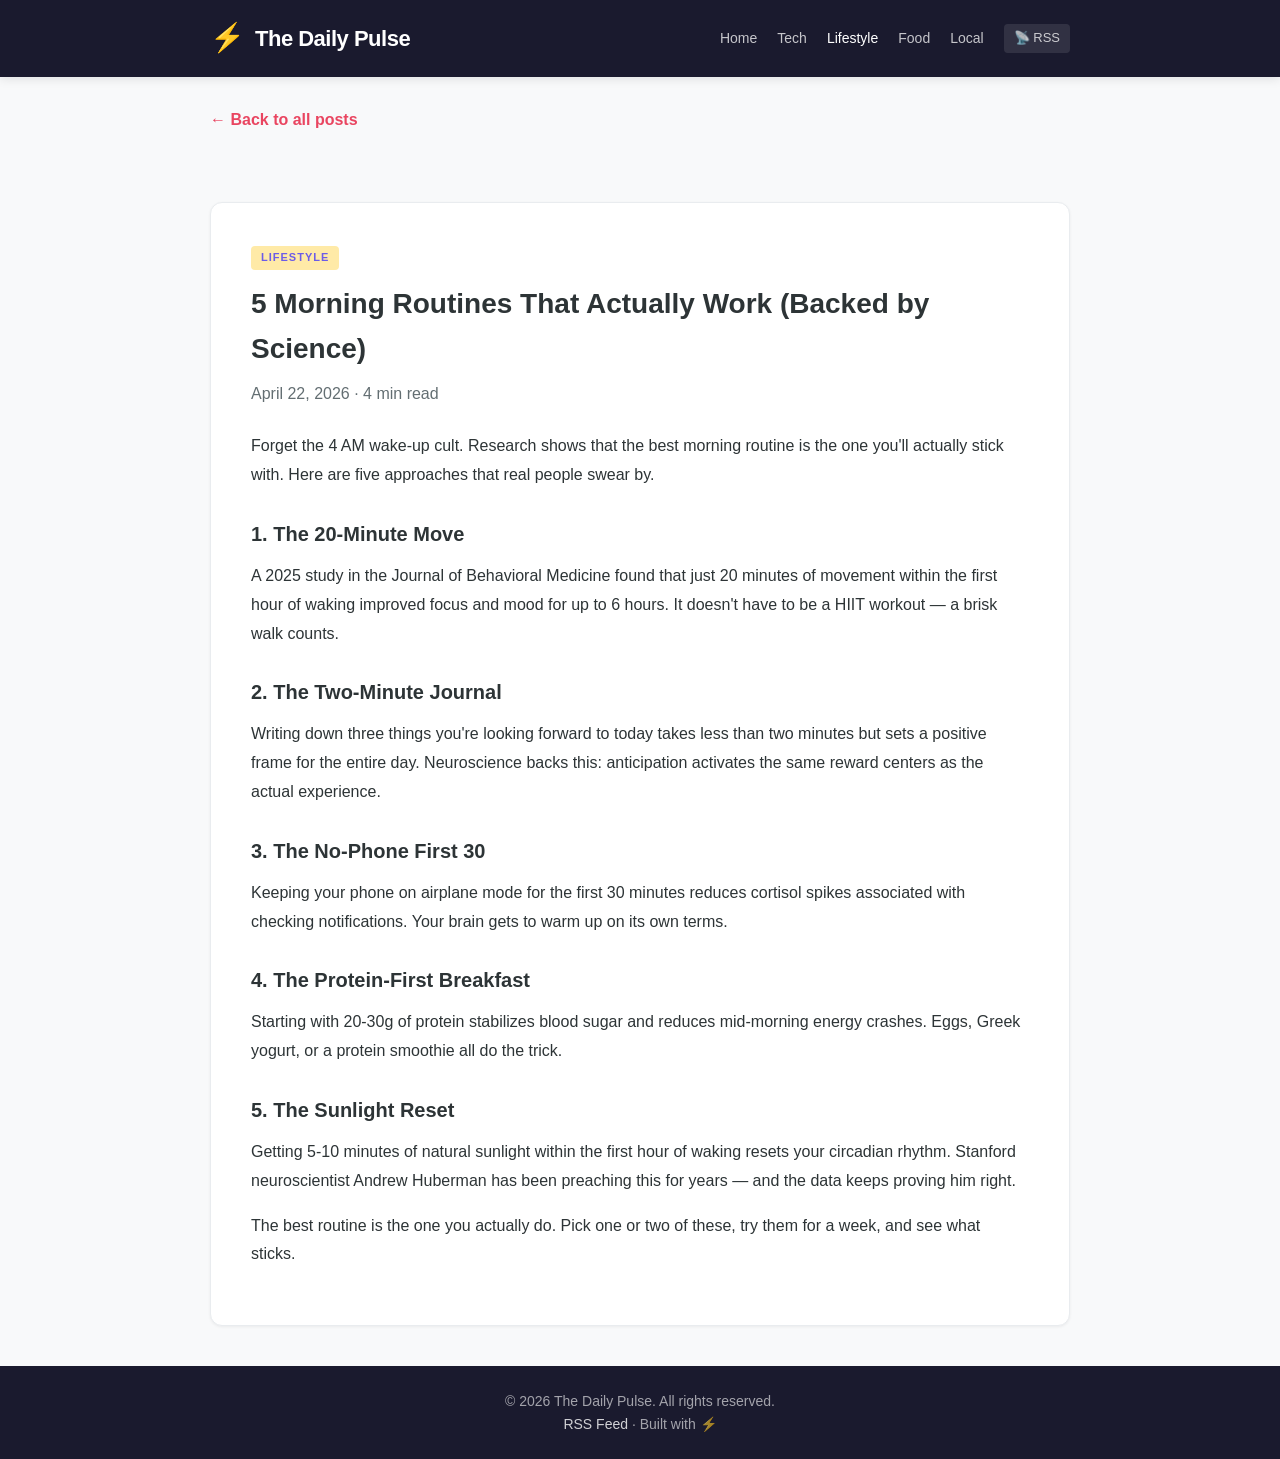
<file: posts/morning-routines-that-work.html>
<!DOCTYPE html>
<html lang="en">
<head>
  <meta charset="UTF-8">
  <meta name="viewport" content="width=device-width, initial-scale=1.0">
  <title>5 Morning Routines That Actually Work — The Daily Pulse</title>
  <meta name="description" content="The best morning routine is the one you'll actually stick with. Here are five science-backed approaches.">
  <link rel="alternate" type="application/rss+xml" title="The Daily Pulse RSS Feed" href="/feed.xml">
  <link rel="stylesheet" href="../style.css">
</head>
<body>
  <header>
    <div class="container">
      <div class="logo"><span class="logo-icon">⚡</span><h1>The Daily Pulse</h1></div>
      <nav>
        <a href="/">Home</a>
        <a href="/#tech">Tech</a>
        <a href="/#lifestyle" class="active">Lifestyle</a>
        <a href="/#food">Food</a>
        <a href="/#local">Local</a>
        <a href="/feed.xml" class="rss-link">📡 RSS</a>
      </nav>
    </div>
  </header>
  <main class="container">
    <a href="/" class="back-link">← Back to all posts</a>
    <article class="post-content">
      <span class="category lifestyle">Lifestyle</span>
      <h2>5 Morning Routines That Actually Work (Backed by Science)</h2>
      <p class="meta">April 22, 2026 · 4 min read</p>
      <p>Forget the 4 AM wake-up cult. Research shows that the best morning routine is the one you'll actually stick with. Here are five approaches that real people swear by.</p>
      <h3>1. The 20-Minute Move</h3>
      <p>A 2025 study in the Journal of Behavioral Medicine found that just 20 minutes of movement within the first hour of waking improved focus and mood for up to 6 hours. It doesn't have to be a HIIT workout — a brisk walk counts.</p>
      <h3>2. The Two-Minute Journal</h3>
      <p>Writing down three things you're looking forward to today takes less than two minutes but sets a positive frame for the entire day. Neuroscience backs this: anticipation activates the same reward centers as the actual experience.</p>
      <h3>3. The No-Phone First 30</h3>
      <p>Keeping your phone on airplane mode for the first 30 minutes reduces cortisol spikes associated with checking notifications. Your brain gets to warm up on its own terms.</p>
      <h3>4. The Protein-First Breakfast</h3>
      <p>Starting with 20-30g of protein stabilizes blood sugar and reduces mid-morning energy crashes. Eggs, Greek yogurt, or a protein smoothie all do the trick.</p>
      <h3>5. The Sunlight Reset</h3>
      <p>Getting 5-10 minutes of natural sunlight within the first hour of waking resets your circadian rhythm. Stanford neuroscientist Andrew Huberman has been preaching this for years — and the data keeps proving him right.</p>
      <p>The best routine is the one you actually do. Pick one or two of these, try them for a week, and see what sticks.</p>
    </article>
  </main>
  <footer><div class="container"><p>&copy; 2026 The Daily Pulse. All rights reserved.</p><p><a href="/feed.xml">RSS Feed</a> · Built with ⚡</p></div></footer>
</body>
</html>
</file>
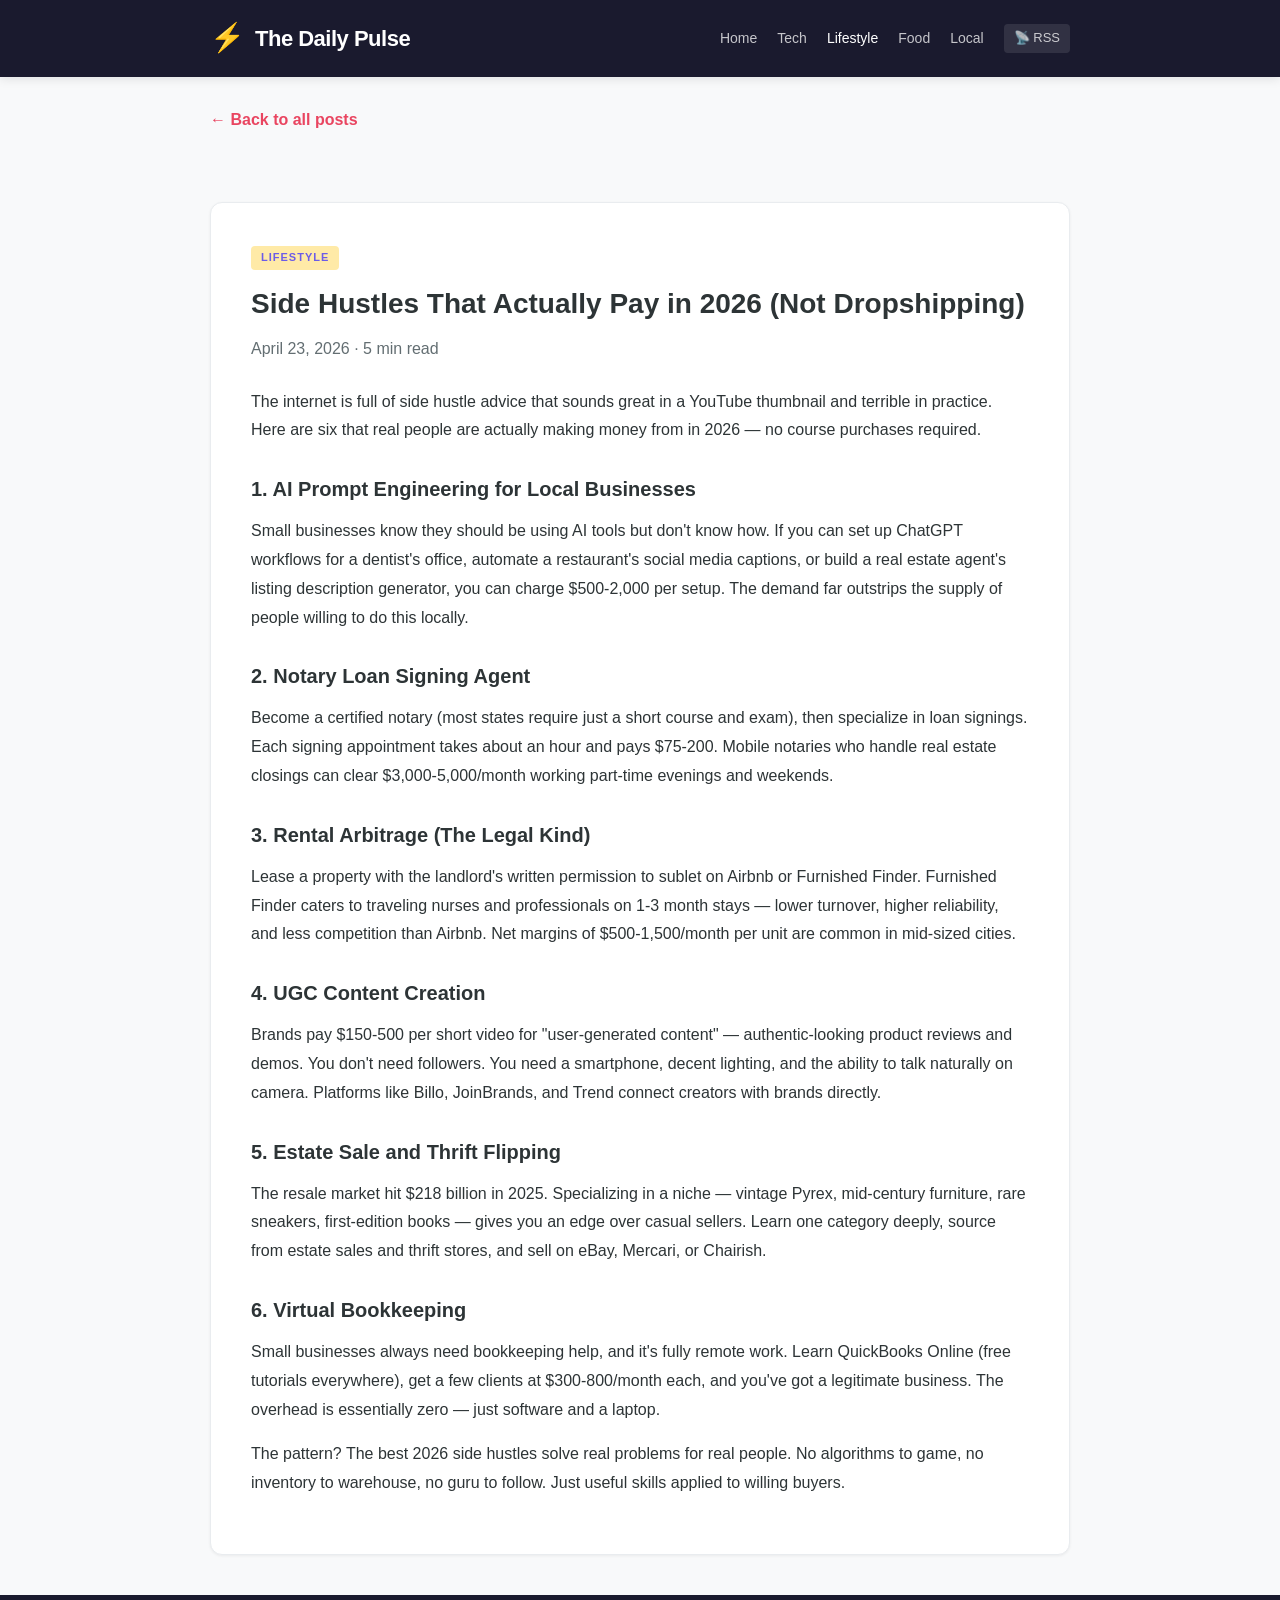
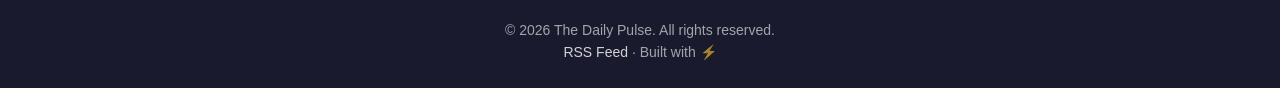
<file: posts/side-hustles-2026.html>
<!DOCTYPE html>
<html lang="en">
<head>
  <meta charset="UTF-8">
  <meta name="viewport" content="width=device-width, initial-scale=1.0">
  <title>Side Hustles That Actually Pay in 2026 — The Daily Pulse</title>
  <link rel="alternate" type="application/rss+xml" title="The Daily Pulse RSS Feed" href="/feed.xml">
  <link rel="stylesheet" href="../style.css">
</head>
<body>
  <header><div class="container"><div class="logo"><span class="logo-icon">⚡</span><h1>The Daily Pulse</h1></div><nav><a href="/">Home</a><a href="/#tech">Tech</a><a href="/#lifestyle" class="active">Lifestyle</a><a href="/#food">Food</a><a href="/#local">Local</a><a href="/feed.xml" class="rss-link">📡 RSS</a></nav></div></header>
  <main class="container">
    <a href="/" class="back-link">← Back to all posts</a>
    <article class="post-content">
      <span class="category lifestyle">Lifestyle</span>
      <h2>Side Hustles That Actually Pay in 2026 (Not Dropshipping)</h2>
      <p class="meta">April 23, 2026 · 5 min read</p>
      <p>The internet is full of side hustle advice that sounds great in a YouTube thumbnail and terrible in practice. Here are six that real people are actually making money from in 2026 — no course purchases required.</p>
      <h3>1. AI Prompt Engineering for Local Businesses</h3>
      <p>Small businesses know they should be using AI tools but don't know how. If you can set up ChatGPT workflows for a dentist's office, automate a restaurant's social media captions, or build a real estate agent's listing description generator, you can charge $500-2,000 per setup. The demand far outstrips the supply of people willing to do this locally.</p>
      <h3>2. Notary Loan Signing Agent</h3>
      <p>Become a certified notary (most states require just a short course and exam), then specialize in loan signings. Each signing appointment takes about an hour and pays $75-200. Mobile notaries who handle real estate closings can clear $3,000-5,000/month working part-time evenings and weekends.</p>
      <h3>3. Rental Arbitrage (The Legal Kind)</h3>
      <p>Lease a property with the landlord's written permission to sublet on Airbnb or Furnished Finder. Furnished Finder caters to traveling nurses and professionals on 1-3 month stays — lower turnover, higher reliability, and less competition than Airbnb. Net margins of $500-1,500/month per unit are common in mid-sized cities.</p>
      <h3>4. UGC Content Creation</h3>
      <p>Brands pay $150-500 per short video for "user-generated content" — authentic-looking product reviews and demos. You don't need followers. You need a smartphone, decent lighting, and the ability to talk naturally on camera. Platforms like Billo, JoinBrands, and Trend connect creators with brands directly.</p>
      <h3>5. Estate Sale and Thrift Flipping</h3>
      <p>The resale market hit $218 billion in 2025. Specializing in a niche — vintage Pyrex, mid-century furniture, rare sneakers, first-edition books — gives you an edge over casual sellers. Learn one category deeply, source from estate sales and thrift stores, and sell on eBay, Mercari, or Chairish.</p>
      <h3>6. Virtual Bookkeeping</h3>
      <p>Small businesses always need bookkeeping help, and it's fully remote work. Learn QuickBooks Online (free tutorials everywhere), get a few clients at $300-800/month each, and you've got a legitimate business. The overhead is essentially zero — just software and a laptop.</p>
      <p>The pattern? The best 2026 side hustles solve real problems for real people. No algorithms to game, no inventory to warehouse, no guru to follow. Just useful skills applied to willing buyers.</p>
    </article>
  </main>
  <footer><div class="container"><p>&copy; 2026 The Daily Pulse. All rights reserved.</p><p><a href="/feed.xml">RSS Feed</a> · Built with ⚡</p></div></footer>
</body>
</html>
</file>
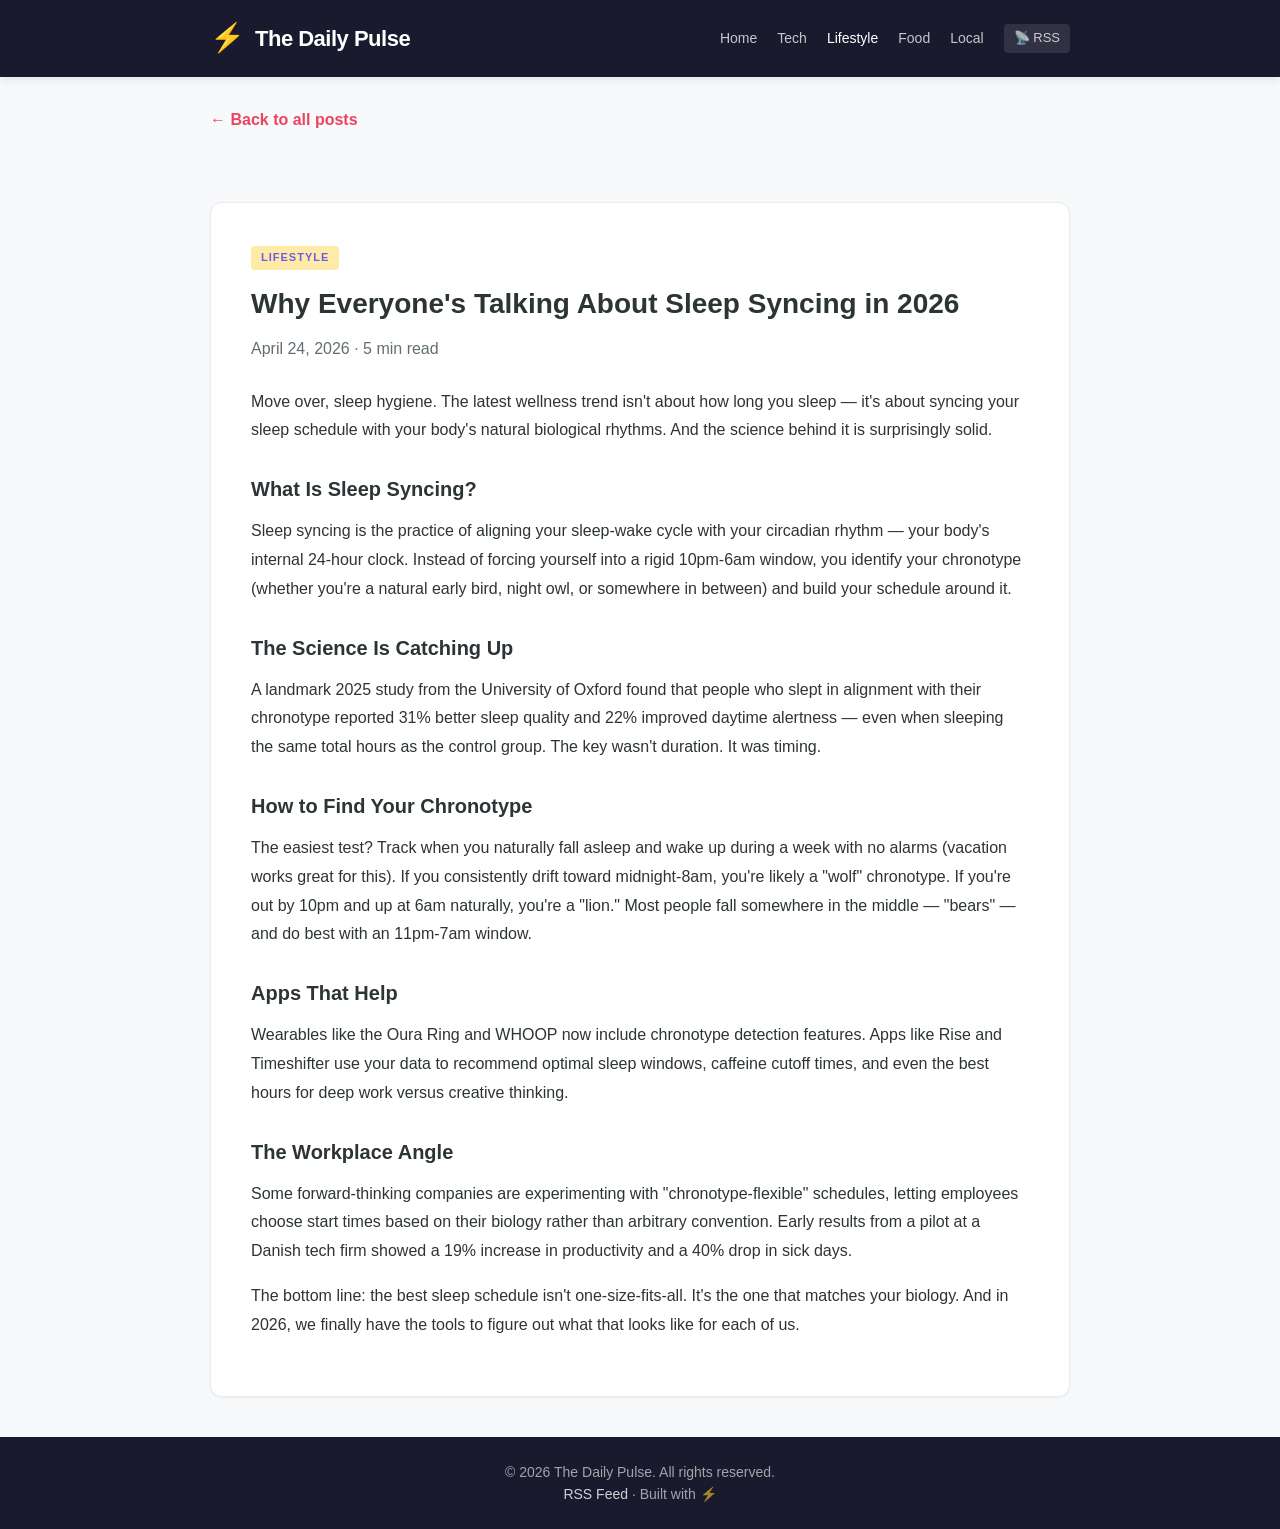
<file: posts/sleep-syncing-trend.html>
<!DOCTYPE html>
<html lang="en">
<head>
  <meta charset="UTF-8">
  <meta name="viewport" content="width=device-width, initial-scale=1.0">
  <title>Why Everyone's Talking About Sleep Syncing — The Daily Pulse</title>
  <link rel="alternate" type="application/rss+xml" title="The Daily Pulse RSS Feed" href="/feed.xml">
  <link rel="stylesheet" href="../style.css">
</head>
<body>
  <header><div class="container"><div class="logo"><span class="logo-icon">⚡</span><h1>The Daily Pulse</h1></div><nav><a href="/">Home</a><a href="/#tech">Tech</a><a href="/#lifestyle" class="active">Lifestyle</a><a href="/#food">Food</a><a href="/#local">Local</a><a href="/feed.xml" class="rss-link">📡 RSS</a></nav></div></header>
  <main class="container">
    <a href="/" class="back-link">← Back to all posts</a>
    <article class="post-content">
      <span class="category lifestyle">Lifestyle</span>
      <h2>Why Everyone's Talking About Sleep Syncing in 2026</h2>
      <p class="meta">April 24, 2026 · 5 min read</p>
      <p>Move over, sleep hygiene. The latest wellness trend isn't about how long you sleep — it's about syncing your sleep schedule with your body's natural biological rhythms. And the science behind it is surprisingly solid.</p>
      <h3>What Is Sleep Syncing?</h3>
      <p>Sleep syncing is the practice of aligning your sleep-wake cycle with your circadian rhythm — your body's internal 24-hour clock. Instead of forcing yourself into a rigid 10pm-6am window, you identify your chronotype (whether you're a natural early bird, night owl, or somewhere in between) and build your schedule around it.</p>
      <h3>The Science Is Catching Up</h3>
      <p>A landmark 2025 study from the University of Oxford found that people who slept in alignment with their chronotype reported 31% better sleep quality and 22% improved daytime alertness — even when sleeping the same total hours as the control group. The key wasn't duration. It was timing.</p>
      <h3>How to Find Your Chronotype</h3>
      <p>The easiest test? Track when you naturally fall asleep and wake up during a week with no alarms (vacation works great for this). If you consistently drift toward midnight-8am, you're likely a "wolf" chronotype. If you're out by 10pm and up at 6am naturally, you're a "lion." Most people fall somewhere in the middle — "bears" — and do best with an 11pm-7am window.</p>
      <h3>Apps That Help</h3>
      <p>Wearables like the Oura Ring and WHOOP now include chronotype detection features. Apps like Rise and Timeshifter use your data to recommend optimal sleep windows, caffeine cutoff times, and even the best hours for deep work versus creative thinking.</p>
      <h3>The Workplace Angle</h3>
      <p>Some forward-thinking companies are experimenting with "chronotype-flexible" schedules, letting employees choose start times based on their biology rather than arbitrary convention. Early results from a pilot at a Danish tech firm showed a 19% increase in productivity and a 40% drop in sick days.</p>
      <p>The bottom line: the best sleep schedule isn't one-size-fits-all. It's the one that matches your biology. And in 2026, we finally have the tools to figure out what that looks like for each of us.</p>
    </article>
  </main>
  <footer><div class="container"><p>&copy; 2026 The Daily Pulse. All rights reserved.</p><p><a href="/feed.xml">RSS Feed</a> · Built with ⚡</p></div></footer>
</body>
</html>
</file>
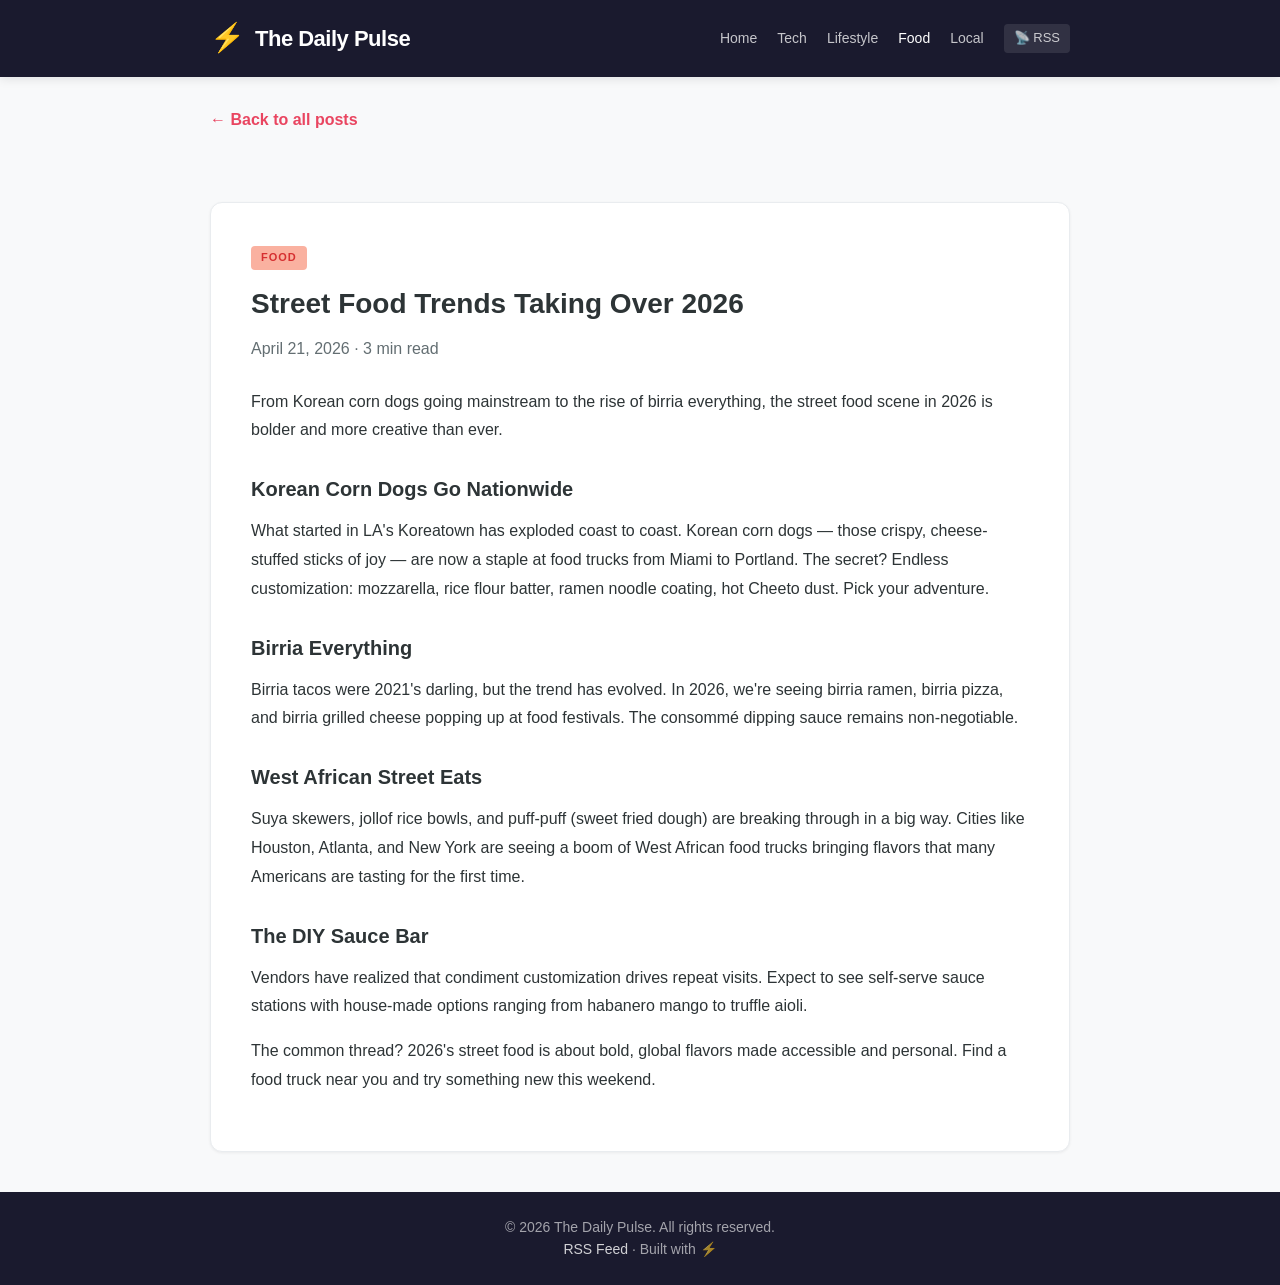
<file: posts/street-food-trends-2026.html>
<!DOCTYPE html>
<html lang="en">
<head>
  <meta charset="UTF-8">
  <meta name="viewport" content="width=device-width, initial-scale=1.0">
  <title>Street Food Trends Taking Over 2026 — The Daily Pulse</title>
  <meta name="description" content="Korean corn dogs, birria everything, and West African street eats — the 2026 street food scene is bolder than ever.">
  <link rel="alternate" type="application/rss+xml" title="The Daily Pulse RSS Feed" href="/feed.xml">
  <link rel="stylesheet" href="../style.css">
</head>
<body>
  <header>
    <div class="container">
      <div class="logo"><span class="logo-icon">⚡</span><h1>The Daily Pulse</h1></div>
      <nav>
        <a href="/">Home</a>
        <a href="/#tech">Tech</a>
        <a href="/#lifestyle">Lifestyle</a>
        <a href="/#food" class="active">Food</a>
        <a href="/#local">Local</a>
        <a href="/feed.xml" class="rss-link">📡 RSS</a>
      </nav>
    </div>
  </header>
  <main class="container">
    <a href="/" class="back-link">← Back to all posts</a>
    <article class="post-content">
      <span class="category food">Food</span>
      <h2>Street Food Trends Taking Over 2026</h2>
      <p class="meta">April 21, 2026 · 3 min read</p>
      <p>From Korean corn dogs going mainstream to the rise of birria everything, the street food scene in 2026 is bolder and more creative than ever.</p>
      <h3>Korean Corn Dogs Go Nationwide</h3>
      <p>What started in LA's Koreatown has exploded coast to coast. Korean corn dogs — those crispy, cheese-stuffed sticks of joy — are now a staple at food trucks from Miami to Portland. The secret? Endless customization: mozzarella, rice flour batter, ramen noodle coating, hot Cheeto dust. Pick your adventure.</p>
      <h3>Birria Everything</h3>
      <p>Birria tacos were 2021's darling, but the trend has evolved. In 2026, we're seeing birria ramen, birria pizza, and birria grilled cheese popping up at food festivals. The consommé dipping sauce remains non-negotiable.</p>
      <h3>West African Street Eats</h3>
      <p>Suya skewers, jollof rice bowls, and puff-puff (sweet fried dough) are breaking through in a big way. Cities like Houston, Atlanta, and New York are seeing a boom of West African food trucks bringing flavors that many Americans are tasting for the first time.</p>
      <h3>The DIY Sauce Bar</h3>
      <p>Vendors have realized that condiment customization drives repeat visits. Expect to see self-serve sauce stations with house-made options ranging from habanero mango to truffle aioli.</p>
      <p>The common thread? 2026's street food is about bold, global flavors made accessible and personal. Find a food truck near you and try something new this weekend.</p>
    </article>
  </main>
  <footer><div class="container"><p>&copy; 2026 The Daily Pulse. All rights reserved.</p><p><a href="/feed.xml">RSS Feed</a> · Built with ⚡</p></div></footer>
</body>
</html>
</file>
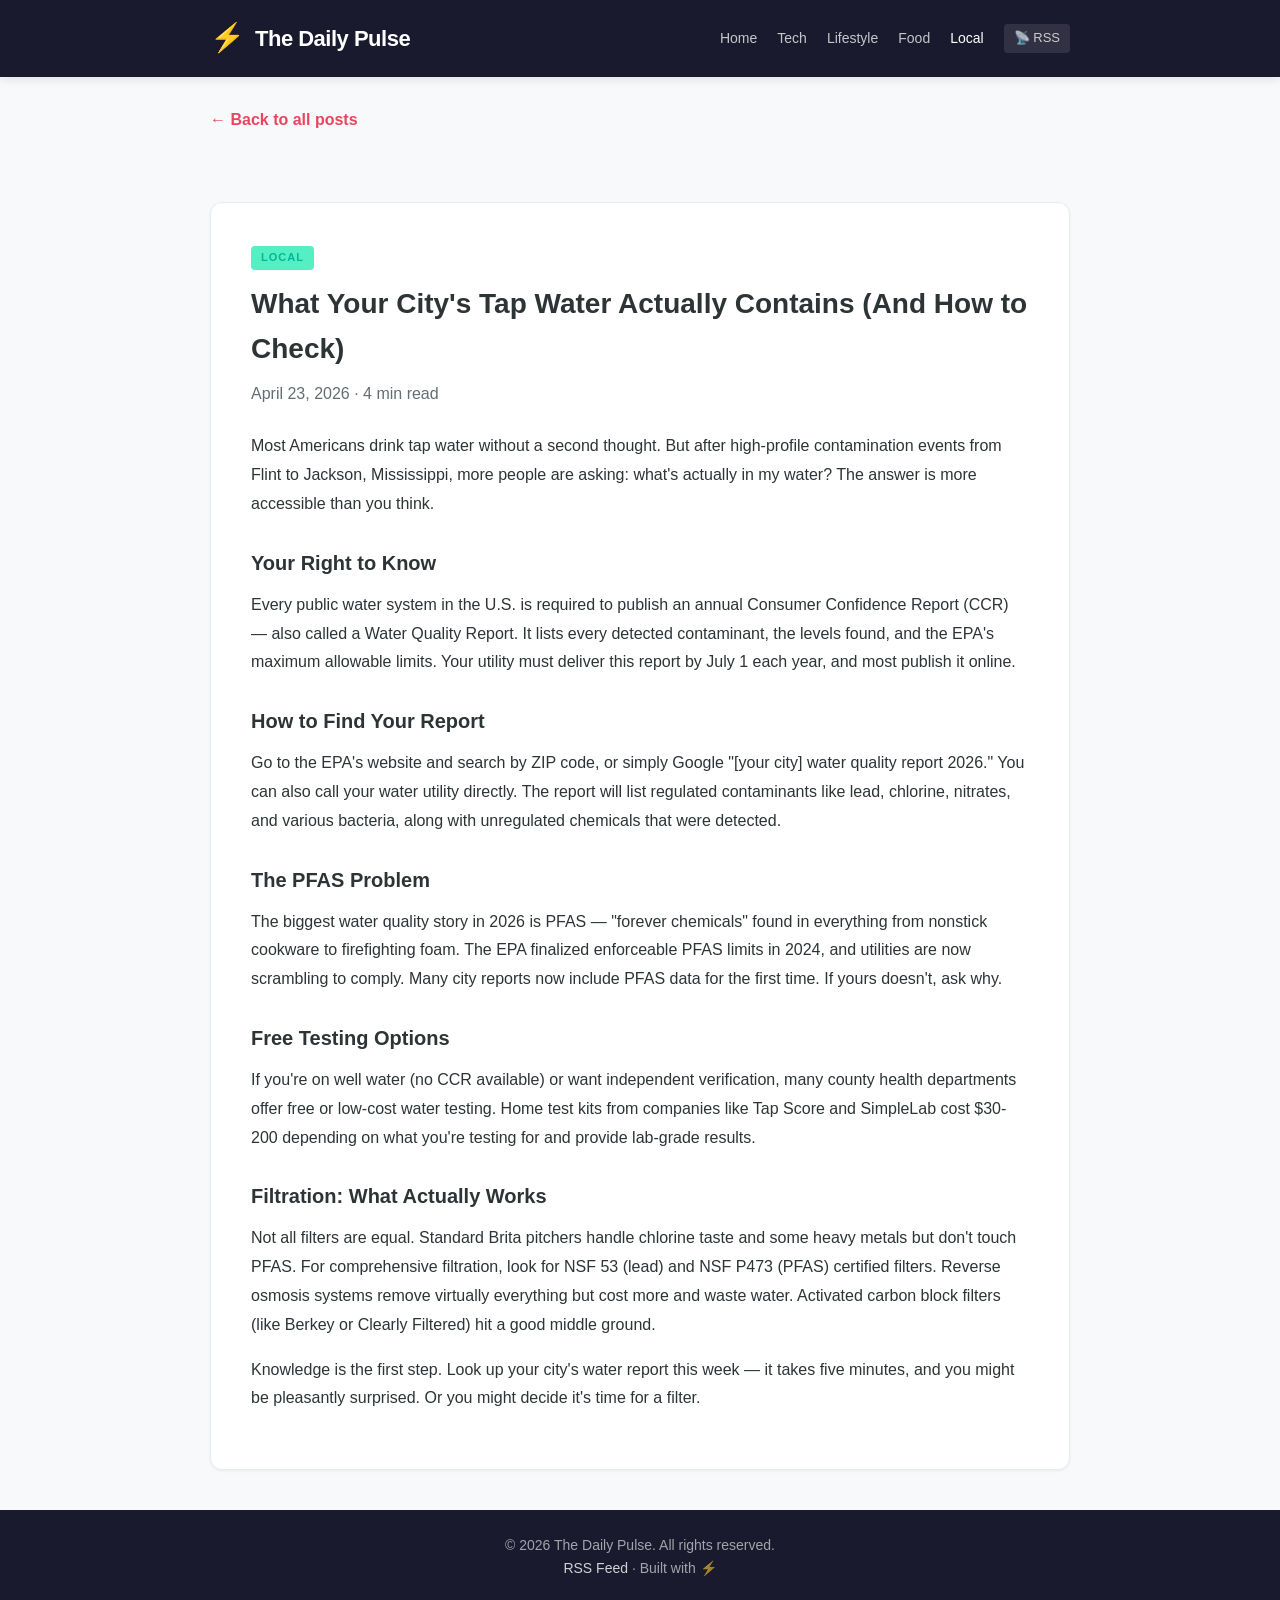
<file: posts/tap-water-quality-check.html>
<!DOCTYPE html>
<html lang="en">
<head>
  <meta charset="UTF-8">
  <meta name="viewport" content="width=device-width, initial-scale=1.0">
  <title>What Your City's Tap Water Actually Contains — The Daily Pulse</title>
  <link rel="alternate" type="application/rss+xml" title="The Daily Pulse RSS Feed" href="/feed.xml">
  <link rel="stylesheet" href="../style.css">
</head>
<body>
  <header><div class="container"><div class="logo"><span class="logo-icon">⚡</span><h1>The Daily Pulse</h1></div><nav><a href="/">Home</a><a href="/#tech">Tech</a><a href="/#lifestyle">Lifestyle</a><a href="/#food">Food</a><a href="/#local" class="active">Local</a><a href="/feed.xml" class="rss-link">📡 RSS</a></nav></div></header>
  <main class="container">
    <a href="/" class="back-link">← Back to all posts</a>
    <article class="post-content">
      <span class="category local">Local</span>
      <h2>What Your City's Tap Water Actually Contains (And How to Check)</h2>
      <p class="meta">April 23, 2026 · 4 min read</p>
      <p>Most Americans drink tap water without a second thought. But after high-profile contamination events from Flint to Jackson, Mississippi, more people are asking: what's actually in my water? The answer is more accessible than you think.</p>
      <h3>Your Right to Know</h3>
      <p>Every public water system in the U.S. is required to publish an annual Consumer Confidence Report (CCR) — also called a Water Quality Report. It lists every detected contaminant, the levels found, and the EPA's maximum allowable limits. Your utility must deliver this report by July 1 each year, and most publish it online.</p>
      <h3>How to Find Your Report</h3>
      <p>Go to the EPA's website and search by ZIP code, or simply Google "[your city] water quality report 2026." You can also call your water utility directly. The report will list regulated contaminants like lead, chlorine, nitrates, and various bacteria, along with unregulated chemicals that were detected.</p>
      <h3>The PFAS Problem</h3>
      <p>The biggest water quality story in 2026 is PFAS — "forever chemicals" found in everything from nonstick cookware to firefighting foam. The EPA finalized enforceable PFAS limits in 2024, and utilities are now scrambling to comply. Many city reports now include PFAS data for the first time. If yours doesn't, ask why.</p>
      <h3>Free Testing Options</h3>
      <p>If you're on well water (no CCR available) or want independent verification, many county health departments offer free or low-cost water testing. Home test kits from companies like Tap Score and SimpleLab cost $30-200 depending on what you're testing for and provide lab-grade results.</p>
      <h3>Filtration: What Actually Works</h3>
      <p>Not all filters are equal. Standard Brita pitchers handle chlorine taste and some heavy metals but don't touch PFAS. For comprehensive filtration, look for NSF 53 (lead) and NSF P473 (PFAS) certified filters. Reverse osmosis systems remove virtually everything but cost more and waste water. Activated carbon block filters (like Berkey or Clearly Filtered) hit a good middle ground.</p>
      <p>Knowledge is the first step. Look up your city's water report this week — it takes five minutes, and you might be pleasantly surprised. Or you might decide it's time for a filter.</p>
    </article>
  </main>
  <footer><div class="container"><p>&copy; 2026 The Daily Pulse. All rights reserved.</p><p><a href="/feed.xml">RSS Feed</a> · Built with ⚡</p></div></footer>
</body>
</html>
</file>
<file: style.css>
:root {
  --primary: #1a1a2e;
  --accent: #e94560;
  --accent-light: #ff6b81;
  --bg: #f8f9fa;
  --card-bg: #ffffff;
  --text: #2d3436;
  --text-light: #636e72;
  --border: #e9ecef;
}

* {
  margin: 0;
  padding: 0;
  box-sizing: border-box;
}

body {
  font-family: -apple-system, BlinkMacSystemFont, 'Segoe UI', Roboto, 'Helvetica Neue', Arial, sans-serif;
  background: var(--bg);
  color: var(--text);
  line-height: 1.6;
}

.container {
  max-width: 900px;
  margin: 0 auto;
  padding: 0 20px;
}

/* Header */
header {
  background: var(--primary);
  color: white;
  padding: 16px 0;
  position: sticky;
  top: 0;
  z-index: 100;
  box-shadow: 0 2px 10px rgba(0,0,0,0.1);
}

header .container {
  display: flex;
  justify-content: space-between;
  align-items: center;
}

.logo {
  display: flex;
  align-items: center;
  gap: 10px;
}

.logo-icon {
  font-size: 28px;
}

.logo h1 {
  font-size: 22px;
  font-weight: 700;
  letter-spacing: -0.5px;
}

nav {
  display: flex;
  gap: 20px;
  align-items: center;
}

nav a {
  color: rgba(255,255,255,0.75);
  text-decoration: none;
  font-size: 14px;
  font-weight: 500;
  transition: color 0.2s;
}

nav a:hover, nav a.active {
  color: white;
}

.rss-link {
  background: rgba(255,255,255,0.1);
  padding: 4px 10px;
  border-radius: 4px;
  font-size: 13px !important;
}

.rss-link:hover {
  background: rgba(255,255,255,0.2);
}

/* Hero */
.hero {
  text-align: center;
  padding: 60px 0 40px;
}

.hero h2 {
  font-size: 32px;
  font-weight: 700;
  color: var(--primary);
  margin-bottom: 8px;
  letter-spacing: -0.5px;
}

.hero p {
  font-size: 18px;
  color: var(--text-light);
}

/* Posts */
.posts {
  display: flex;
  flex-direction: column;
  gap: 24px;
  padding-bottom: 60px;
}

.post-card {
  background: var(--card-bg);
  border-radius: 12px;
  padding: 28px;
  box-shadow: 0 1px 3px rgba(0,0,0,0.06);
  border: 1px solid var(--border);
  transition: transform 0.2s, box-shadow 0.2s;
}

.post-card:hover {
  transform: translateY(-2px);
  box-shadow: 0 4px 12px rgba(0,0,0,0.1);
}

.category {
  display: inline-block;
  font-size: 11px;
  font-weight: 700;
  text-transform: uppercase;
  letter-spacing: 1px;
  padding: 3px 10px;
  border-radius: 4px;
  margin-bottom: 12px;
}

.category.tech { background: #dfe6e9; color: #2d3436; }
.category.lifestyle { background: #ffeaa7; color: #6c5ce7; }
.category.food { background: #fab1a0; color: #d63031; }
.category.local { background: #55efc4; color: #00b894; }

.post-card h3 {
  font-size: 22px;
  font-weight: 700;
  margin-bottom: 6px;
  line-height: 1.3;
}

.post-card h3 a {
  color: var(--text);
  text-decoration: none;
}

.post-card h3 a:hover {
  color: var(--accent);
}

.meta {
  font-size: 13px;
  color: var(--text-light);
  margin-bottom: 10px;
}

.post-card > p {
  color: var(--text-light);
  font-size: 15px;
  line-height: 1.7;
}

.read-more {
  display: inline-block;
  margin-top: 12px;
  color: var(--accent);
  text-decoration: none;
  font-weight: 600;
  font-size: 14px;
}

.read-more:hover {
  color: var(--accent-light);
}

/* Post page */
.post-content {
  background: var(--card-bg);
  border-radius: 12px;
  padding: 40px;
  margin: 40px 0;
  box-shadow: 0 1px 3px rgba(0,0,0,0.06);
  border: 1px solid var(--border);
}

.post-content h2 {
  font-size: 28px;
  margin-bottom: 8px;
}

.post-content .meta {
  margin-bottom: 24px;
}

.post-content p {
  margin-bottom: 16px;
  font-size: 16px;
  line-height: 1.8;
}

.post-content h3 {
  font-size: 20px;
  margin: 28px 0 12px;
}

.back-link {
  display: inline-block;
  margin: 30px 0;
  color: var(--accent);
  text-decoration: none;
  font-weight: 600;
}

/* Footer */
footer {
  background: var(--primary);
  color: rgba(255,255,255,0.6);
  text-align: center;
  padding: 24px 0;
  font-size: 14px;
}

footer a {
  color: rgba(255,255,255,0.8);
  text-decoration: none;
}

/* Responsive */
@media (max-width: 600px) {
  .hero h2 { font-size: 24px; }
  .post-card { padding: 20px; }
  .post-card h3 { font-size: 18px; }
  nav { gap: 12px; }
  nav a { font-size: 12px; }
  header .container { flex-wrap: wrap; gap: 10px; }
}
</file>
